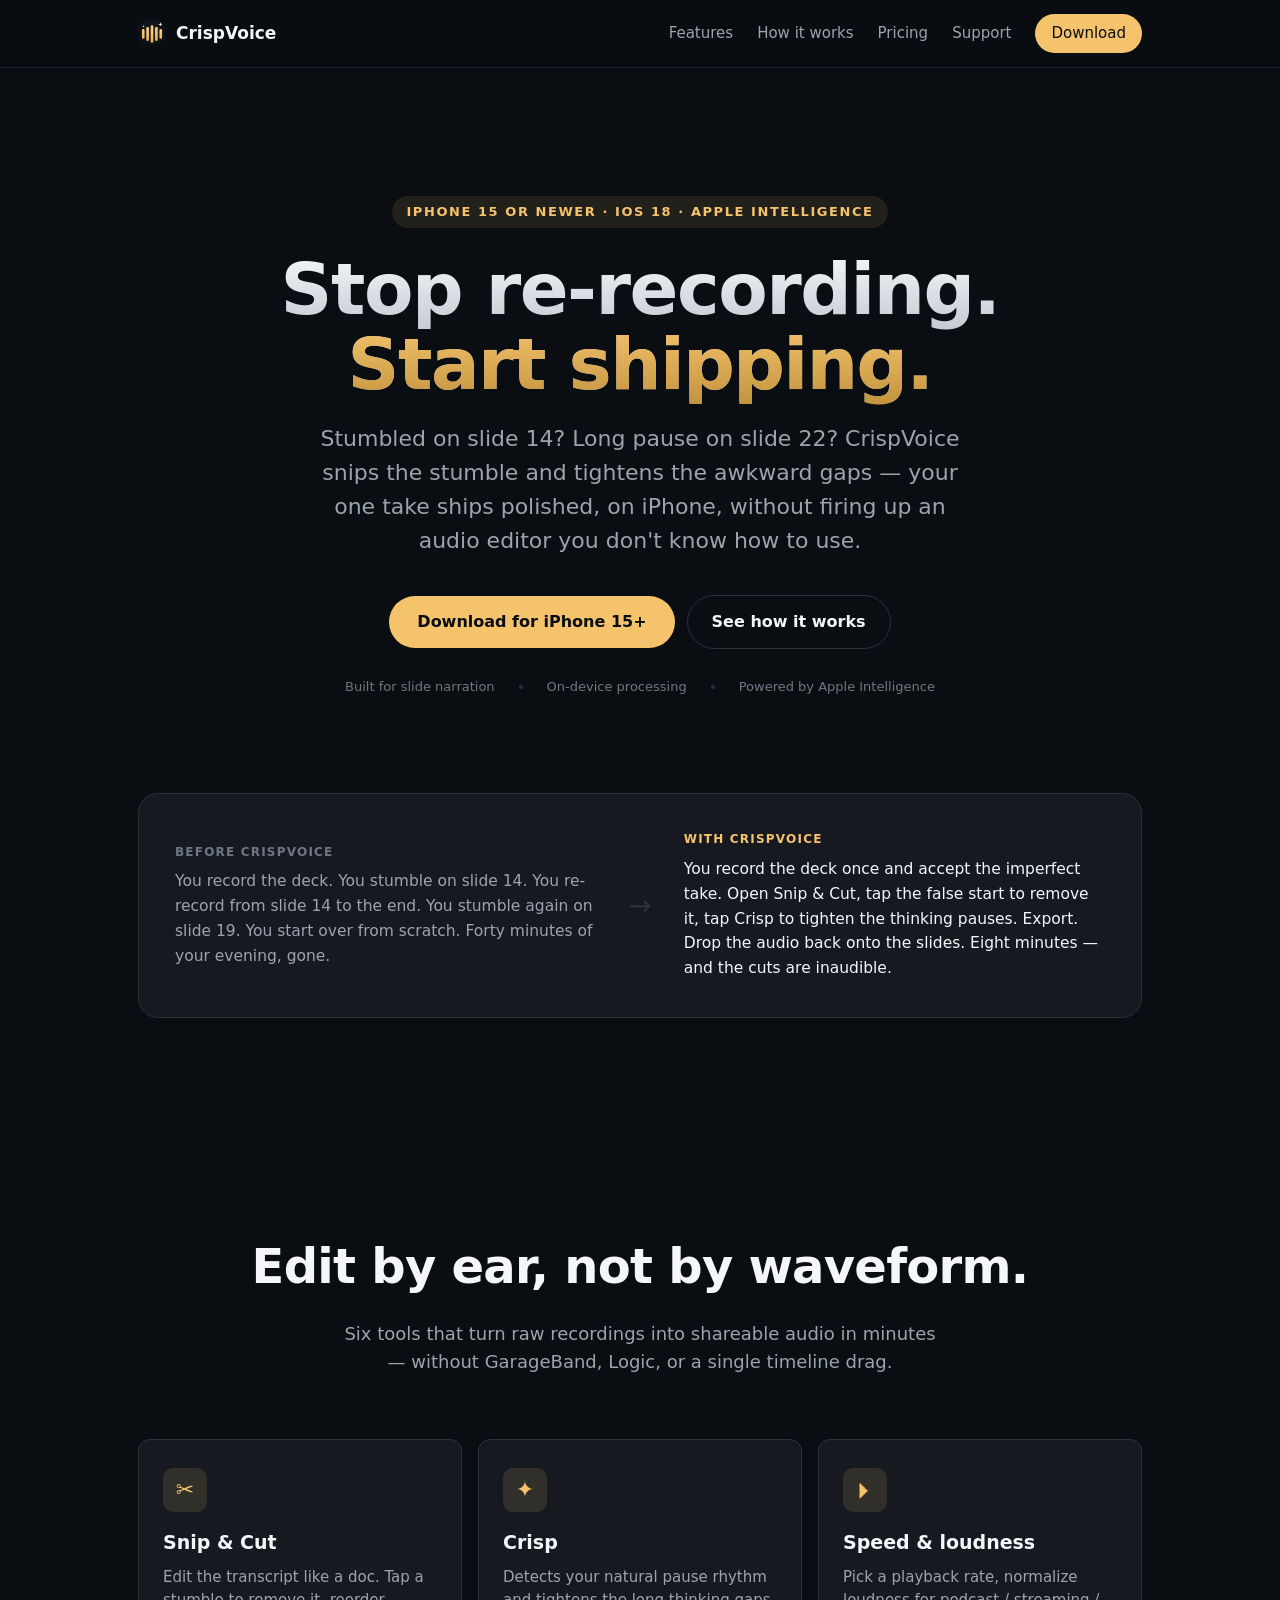
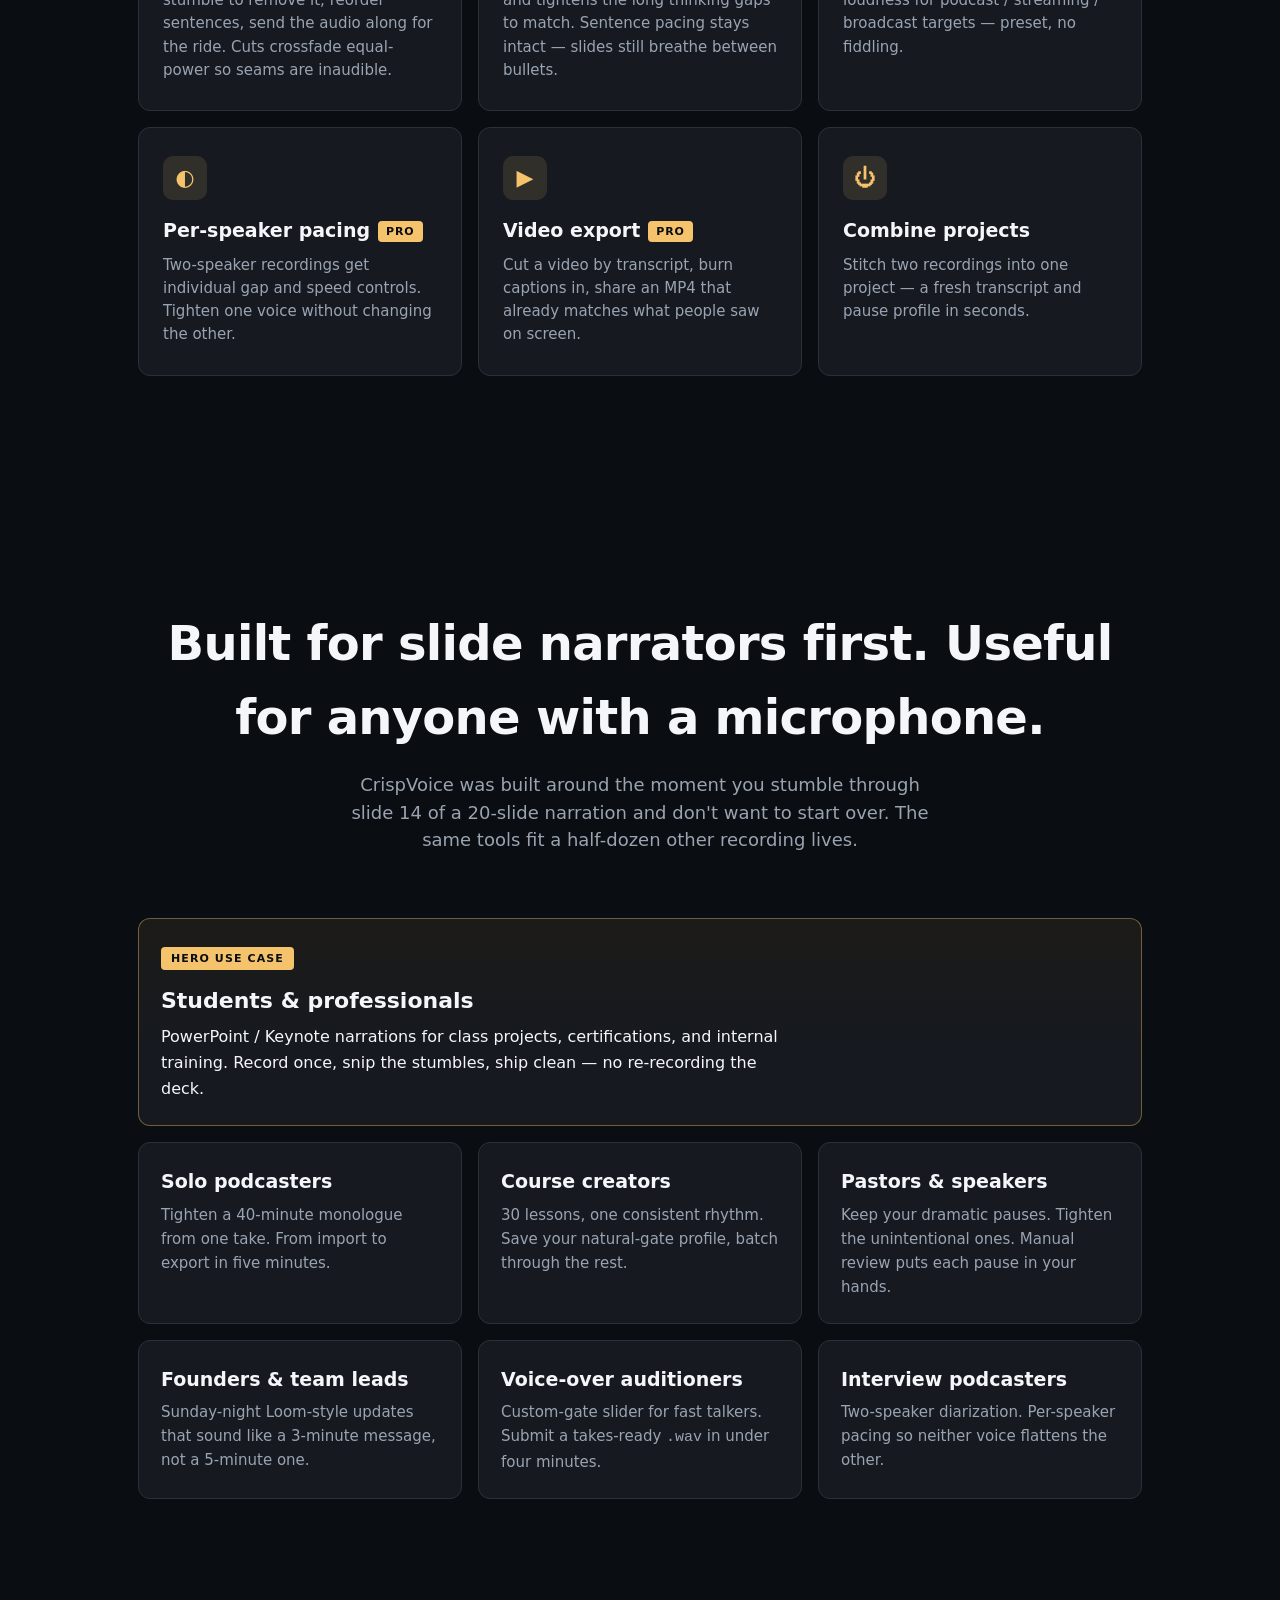
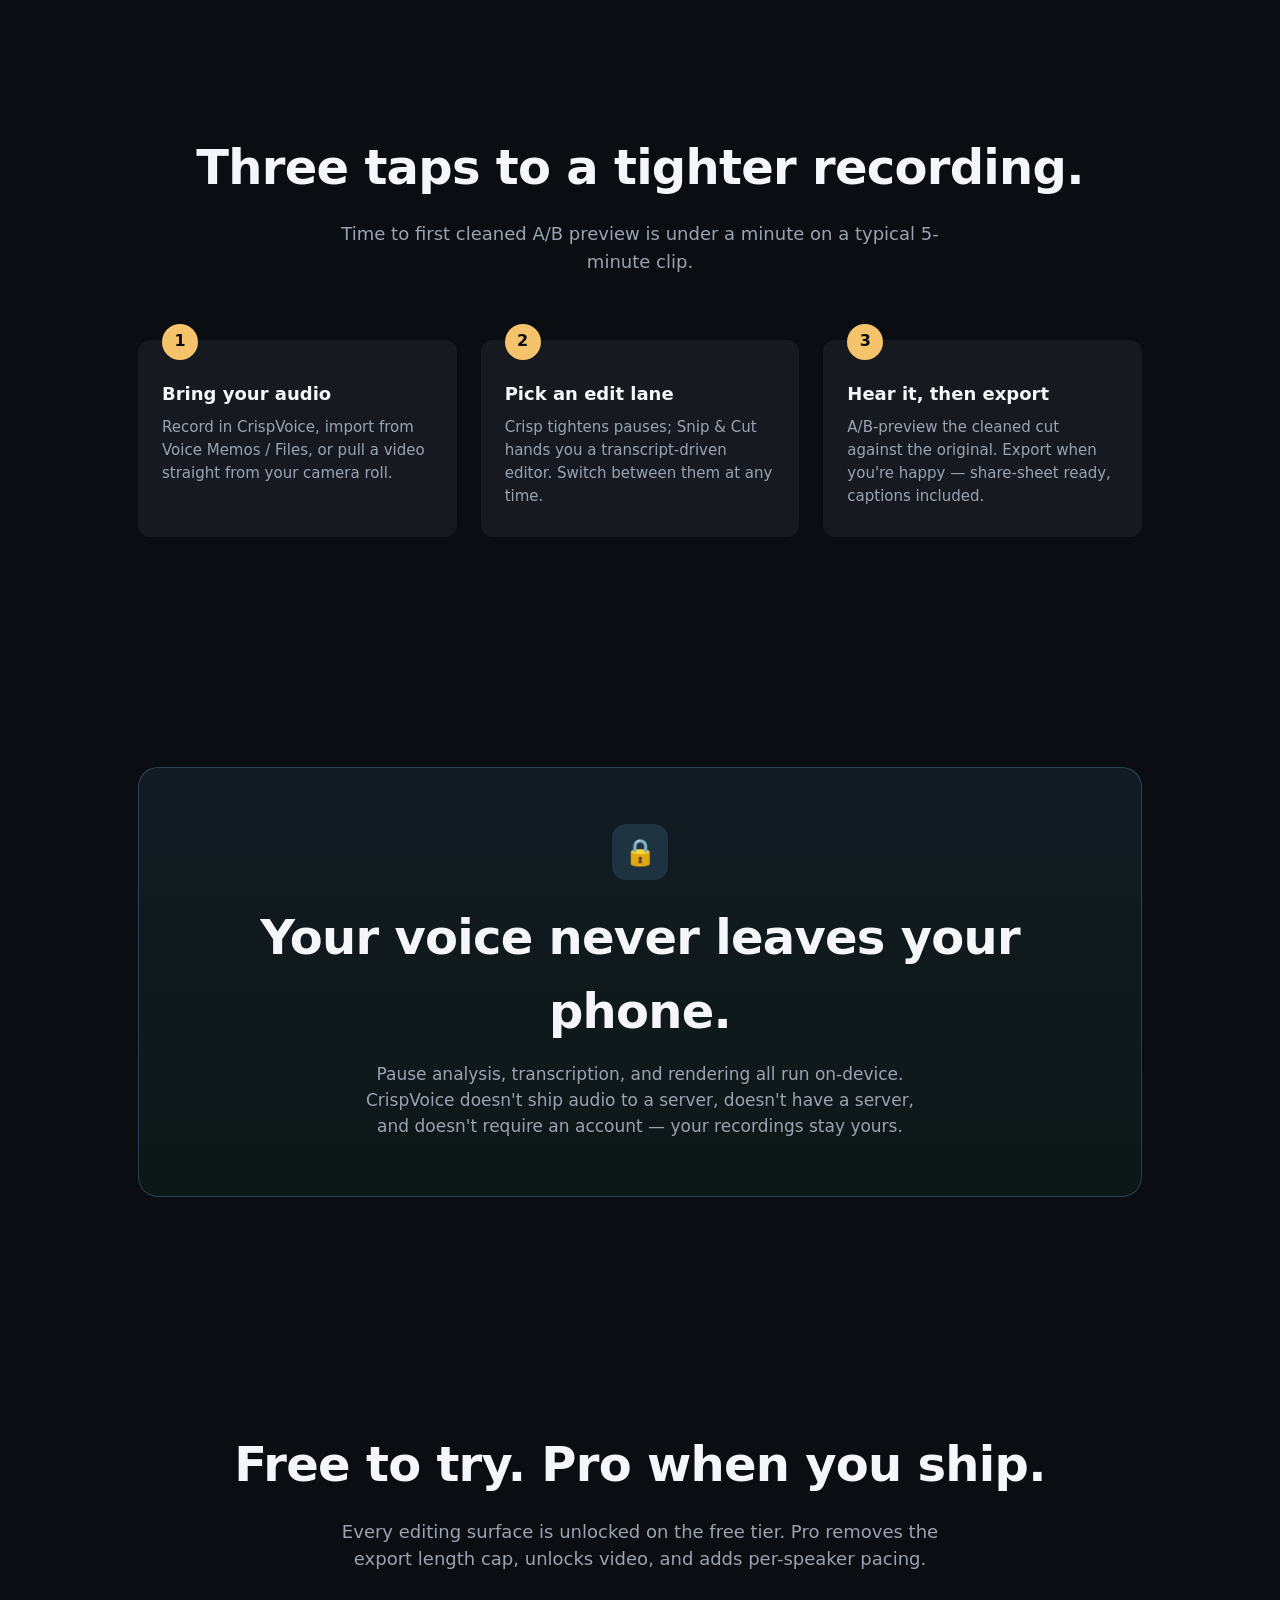
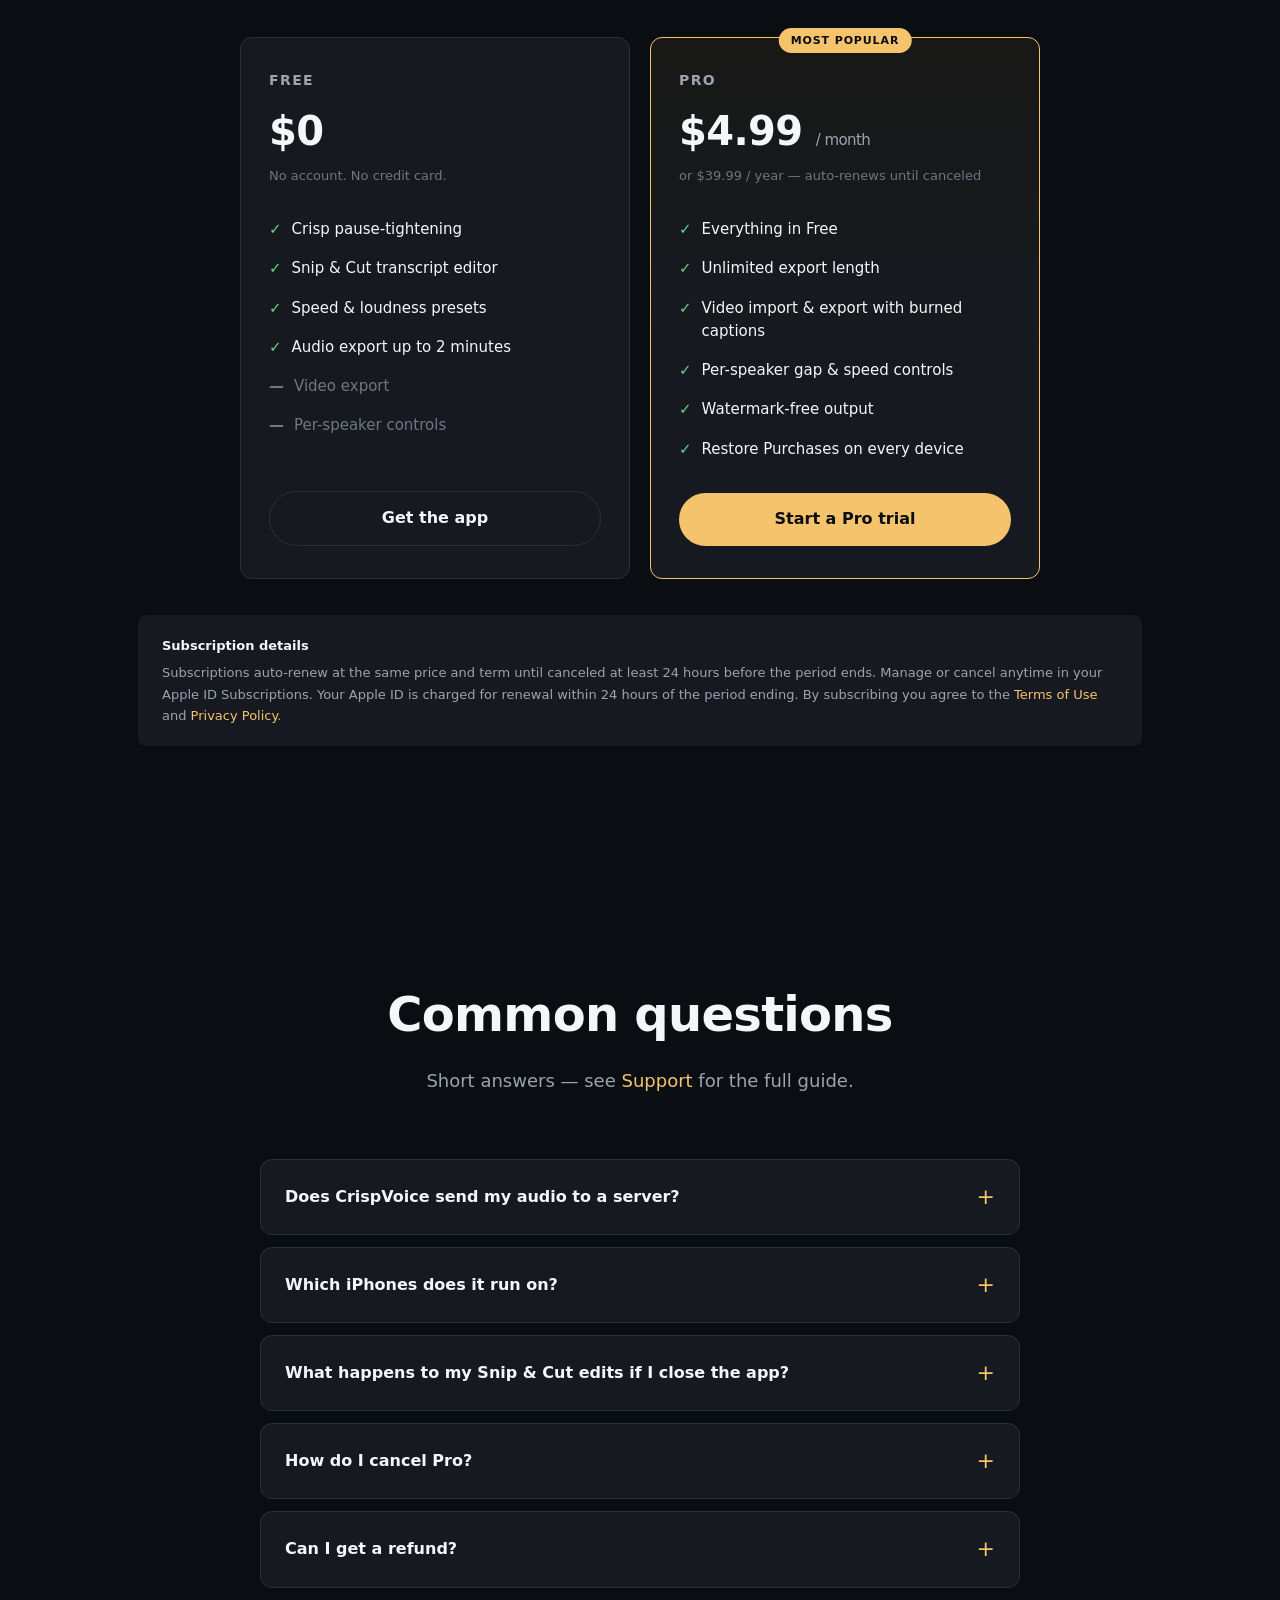
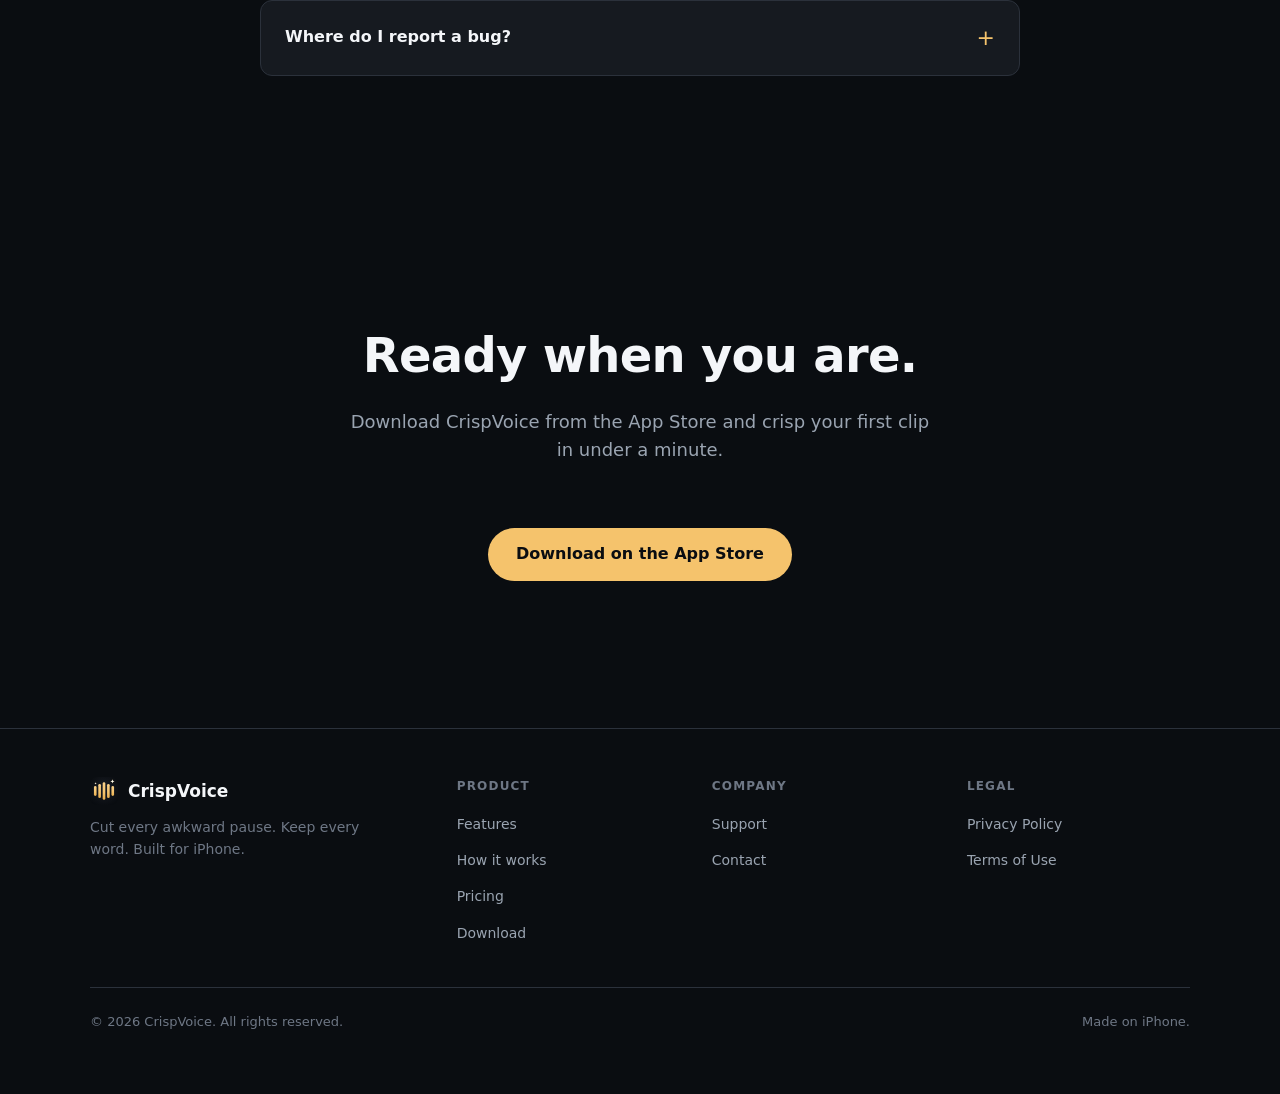
<file: index.html>
<!doctype html>
<html lang="en">
<head>
<meta charset="utf-8" />
<meta name="viewport" content="width=device-width, initial-scale=1, viewport-fit=cover" />
<title>CrispVoice — Stop re-recording your slide narration.</title>
<meta name="description" content="Stumbled on slide 14? Long pause on slide 22? CrispVoice cuts the stumble and tightens the awkward pauses so your one take ships polished — built for students, lecturers, and professionals on iPhone." />
<meta name="theme-color" content="#0A0D11" />
<link rel="canonical" href="https://crispvoice.app/" />
<link rel="icon" type="image/svg+xml" href="/assets/icon.svg" />
<link rel="apple-touch-icon" href="/assets/apple-touch-icon.png" />
<link rel="stylesheet" href="/styles.css" />

<!-- Open Graph / Twitter -->
<meta property="og:type" content="website" />
<meta property="og:url" content="https://crispvoice.app/" />
<meta property="og:title" content="CrispVoice — Stop re-recording your slide narration." />
<meta property="og:description" content="Cut the stumbles. Tighten the awkward pauses. Ship a clean PowerPoint narration from one imperfect take — on iPhone, on-device." />
<meta property="og:image" content="https://crispvoice.app/assets/og-image.png" />
<meta name="twitter:card" content="summary_large_image" />
<meta name="twitter:title" content="CrispVoice — Stop re-recording your slide narration." />
<meta name="twitter:description" content="Cut the stumbles. Tighten the awkward pauses. Ship a clean PowerPoint narration from one imperfect take — on iPhone, on-device." />
<meta name="twitter:image" content="https://crispvoice.app/assets/og-image.png" />

<script type="application/ld+json">
{
  "@context": "https://schema.org",
  "@type": "MobileApplication",
  "name": "CrispVoice",
  "operatingSystem": "iOS 18 or later, iPhone 15 or newer",
  "applicationCategory": "MultimediaApplication",
  "offers": {
    "@type": "Offer",
    "price": "0",
    "priceCurrency": "USD"
  },
  "url": "https://crispvoice.app/"
}
</script>
</head>
<body>

<header class="nav">
  <div class="nav-inner">
    <a href="/" class="brand" aria-label="CrispVoice home">
      <img src="/assets/icon.svg" alt="" />
      <span>CrispVoice</span>
    </a>
    <nav class="nav-links" aria-label="Primary">
      <a href="#features">Features</a>
      <a href="#how">How it works</a>
      <a href="#pricing">Pricing</a>
      <a href="/support.html">Support</a>
      <a href="#download" class="nav-cta">Download</a>
    </nav>
  </div>
</header>

<main>

<section class="hero">
  <span class="eyebrow">iPhone 15 or newer · iOS 18 · Apple Intelligence</span>
  <h1>Stop re-recording.<br /><span class="accent">Start shipping.</span></h1>
  <p class="subhead">Stumbled on slide 14? Long pause on slide 22? CrispVoice snips the stumble and tightens the awkward gaps — your one take ships polished, on iPhone, without firing up an audio editor you don't know how to use.</p>
  <div class="hero-cta">
    <a href="#download" class="btn-primary">Download for iPhone 15+</a>
    <a href="#how" class="btn-secondary">See how it works</a>
  </div>
  <div class="hero-meta">
    <span>Built for slide narration</span>
    <span class="dot"></span>
    <span>On-device processing</span>
    <span class="dot"></span>
    <span>Powered by Apple Intelligence</span>
  </div>
</section>

<section class="hero-story" aria-labelledby="story-h">
  <h2 id="story-h" class="sr-only">The slide-narration workflow</h2>
  <div class="story-card">
    <div class="story-step">
      <div class="story-eyebrow">Before CrispVoice</div>
      <p>You record the deck. You stumble on slide 14. You re-record from slide 14 to the end. You stumble again on slide 19. You start over from scratch. Forty minutes of your evening, gone.</p>
    </div>
    <div class="story-divider" aria-hidden="true">→</div>
    <div class="story-step accent">
      <div class="story-eyebrow">With CrispVoice</div>
      <p>You record the deck once and accept the imperfect take. Open Snip &amp; Cut, tap the false start to remove it, tap Crisp to tighten the thinking pauses. Export. Drop the audio back onto the slides. Eight minutes — and the cuts are inaudible.</p>
    </div>
  </div>
</section>

<section id="features">
  <h2>Edit by ear, not by waveform.</h2>
  <p class="lede">Six tools that turn raw recordings into shareable audio in minutes — without GarageBand, Logic, or a single timeline drag.</p>
  <div class="features">
    <div class="feature">
      <div class="icon" aria-hidden="true">✂︎</div>
      <h3>Snip &amp; Cut</h3>
      <p>Edit the transcript like a doc. Tap a stumble to remove it, reorder sentences, send the audio along for the ride. Cuts crossfade equal-power so seams are inaudible.</p>
    </div>
    <div class="feature">
      <div class="icon" aria-hidden="true">✦</div>
      <h3>Crisp</h3>
      <p>Detects your natural pause rhythm and tightens the long thinking gaps to match. Sentence pacing stays intact — slides still breathe between bullets.</p>
    </div>
    <div class="feature">
      <div class="icon" aria-hidden="true">⏵</div>
      <h3>Speed &amp; loudness</h3>
      <p>Pick a playback rate, normalize loudness for podcast / streaming / broadcast targets — preset, no fiddling.</p>
    </div>
    <div class="feature">
      <div class="icon" aria-hidden="true">◐</div>
      <h3>Per-speaker pacing<span class="pill">Pro</span></h3>
      <p>Two-speaker recordings get individual gap and speed controls. Tighten one voice without changing the other.</p>
    </div>
    <div class="feature">
      <div class="icon" aria-hidden="true">▶</div>
      <h3>Video export<span class="pill">Pro</span></h3>
      <p>Cut a video by transcript, burn captions in, share an MP4 that already matches what people saw on screen.</p>
    </div>
    <div class="feature">
      <div class="icon" aria-hidden="true">⏻</div>
      <h3>Combine projects</h3>
      <p>Stitch two recordings into one project — a fresh transcript and pause profile in seconds.</p>
    </div>
  </div>
</section>

<section id="who" aria-labelledby="who-h">
  <h2 id="who-h">Built for slide narrators first. Useful for anyone with a microphone.</h2>
  <p class="lede">CrispVoice was built around the moment you stumble through slide 14 of a 20-slide narration and don't want to start over. The same tools fit a half-dozen other recording lives.</p>
  <ul class="personas">
    <li class="persona featured">
      <div class="persona-eyebrow">Hero use case</div>
      <h3>Students &amp; professionals</h3>
      <p>PowerPoint / Keynote narrations for class projects, certifications, and internal training. Record once, snip the stumbles, ship clean — no re-recording the deck.</p>
    </li>
    <li class="persona">
      <h3>Solo podcasters</h3>
      <p>Tighten a 40-minute monologue from one take. From import to export in five minutes.</p>
    </li>
    <li class="persona">
      <h3>Course creators</h3>
      <p>30 lessons, one consistent rhythm. Save your natural-gate profile, batch through the rest.</p>
    </li>
    <li class="persona">
      <h3>Pastors &amp; speakers</h3>
      <p>Keep your dramatic pauses. Tighten the unintentional ones. Manual review puts each pause in your hands.</p>
    </li>
    <li class="persona">
      <h3>Founders &amp; team leads</h3>
      <p>Sunday-night Loom-style updates that sound like a 3-minute message, not a 5-minute one.</p>
    </li>
    <li class="persona">
      <h3>Voice-over auditioners</h3>
      <p>Custom-gate slider for fast talkers. Submit a takes-ready <code>.wav</code> in under four minutes.</p>
    </li>
    <li class="persona">
      <h3>Interview podcasters</h3>
      <p>Two-speaker diarization. Per-speaker pacing so neither voice flattens the other.</p>
    </li>
  </ul>
</section>

<section id="how">
  <h2>Three taps to a tighter recording.</h2>
  <p class="lede">Time to first cleaned A/B preview is under a minute on a typical 5-minute clip.</p>
  <div class="steps">
    <div class="step">
      <h3>Bring your audio</h3>
      <p>Record in CrispVoice, import from Voice Memos / Files, or pull a video straight from your camera roll.</p>
    </div>
    <div class="step">
      <h3>Pick an edit lane</h3>
      <p>Crisp tightens pauses; Snip &amp; Cut hands you a transcript-driven editor. Switch between them at any time.</p>
    </div>
    <div class="step">
      <h3>Hear it, then export</h3>
      <p>A/B-preview the cleaned cut against the original. Export when you're happy — share-sheet ready, captions included.</p>
    </div>
  </div>
</section>

<section>
  <div class="privacy-card">
    <div class="icon" aria-hidden="true">🔒</div>
    <h2>Your voice never leaves your phone.</h2>
    <p>Pause analysis, transcription, and rendering all run on-device. CrispVoice doesn't ship audio to a server, doesn't have a server, and doesn't require an account — your recordings stay yours.</p>
  </div>
</section>

<section id="pricing">
  <h2>Free to try. Pro when you ship.</h2>
  <p class="lede">Every editing surface is unlocked on the free tier. Pro removes the export length cap, unlocks video, and adds per-speaker pacing.</p>
  <div class="pricing">
    <div class="plan">
      <h3>Free</h3>
      <div class="price">$0</div>
      <p class="price-note">No account. No credit card.</p>
      <ul>
        <li>Crisp pause-tightening</li>
        <li>Snip &amp; Cut transcript editor</li>
        <li>Speed &amp; loudness presets</li>
        <li>Audio export up to 2 minutes</li>
        <li class="muted">Video export</li>
        <li class="muted">Per-speaker controls</li>
      </ul>
      <a href="#download" class="btn-secondary">Get the app</a>
    </div>
    <div class="plan featured">
      <h3>Pro</h3>
      <div class="price">$4.99 <small>/ month</small></div>
      <p class="price-note">or $39.99 / year — auto-renews until canceled</p>
      <ul>
        <li>Everything in Free</li>
        <li>Unlimited export length</li>
        <li>Video import &amp; export with burned captions</li>
        <li>Per-speaker gap &amp; speed controls</li>
        <li>Watermark-free output</li>
        <li>Restore Purchases on every device</li>
      </ul>
      <a href="#download" class="btn-primary">Start a Pro trial</a>
    </div>
  </div>
  <div class="subscription-terms">
    <strong>Subscription details</strong>
    Subscriptions auto-renew at the same price and term until canceled at least 24 hours before the period ends. Manage or cancel anytime in your Apple ID Subscriptions. Your Apple ID is charged for renewal within 24 hours of the period ending. By subscribing you agree to the
    <a href="/terms.html">Terms of Use</a> and
    <a href="/privacy.html">Privacy Policy</a>.
  </div>
</section>

<section>
  <h2>Common questions</h2>
  <p class="lede">Short answers — see <a href="/support.html">Support</a> for the full guide.</p>
  <div class="faq">
    <details>
      <summary>Does CrispVoice send my audio to a server?</summary>
      <div class="answer"><p>No. Recording, pause analysis, transcription, and rendering all run on your iPhone. CrispVoice has no backend.</p></div>
    </details>
    <details>
      <summary>Which iPhones does it run on?</summary>
      <div class="answer"><p>iPhone 15 or newer running iOS 18 or later. CrispVoice depends on Apple Intelligence's on-device Speech Analyzer for accurate transcription, which is only available on the A17 Pro and later silicon — that's iPhone 15 and the entire iPhone 16 / 17 line. Older iPhones aren't supported.</p></div>
    </details>
    <details>
      <summary>What happens to my Snip &amp; Cut edits if I close the app?</summary>
      <div class="answer"><p>Every edit is auto-saved to a draft on the project. Reopening the project drops you back exactly where you left off.</p></div>
    </details>
    <details>
      <summary>How do I cancel Pro?</summary>
      <div class="answer"><p>Open <strong>Settings → [your name] → Subscriptions → CrispVoice → Cancel</strong>. Cancellation takes effect at the end of the current period; you keep Pro until then.</p></div>
    </details>
    <details>
      <summary>Can I get a refund?</summary>
      <div class="answer"><p>Refunds are handled by Apple. Visit <a href="https://reportaproblem.apple.com" rel="noopener">reportaproblem.apple.com</a> within Apple's refund window and select the CrispVoice purchase.</p></div>
    </details>
    <details>
      <summary>Where do I report a bug?</summary>
      <div class="answer"><p>Email <a href="mailto:support@crispvoice.app">support@crispvoice.app</a>. Include your iPhone model, iOS version, and a short description — we usually reply within one business day.</p></div>
    </details>
  </div>
</section>

<section id="download">
  <h2>Ready when you are.</h2>
  <p class="lede">Download CrispVoice from the App Store and crisp your first clip in under a minute.</p>
  <div style="text-align: center;">
    <a href="https://apps.apple.com/app/crispvoice/id0000000000" class="btn-primary" rel="noopener">
      Download on the App Store
    </a>
  </div>
</section>

</main>

<footer>
  <div class="footer-inner">
    <div class="footer-brand">
      <a href="/" class="brand">
        <img src="/assets/icon.svg" alt="" />
        <span>CrispVoice</span>
      </a>
      <p>Cut every awkward pause. Keep every word. Built for iPhone.</p>
    </div>
    <div class="footer-col">
      <h4>Product</h4>
      <ul>
        <li><a href="#features">Features</a></li>
        <li><a href="#how">How it works</a></li>
        <li><a href="#pricing">Pricing</a></li>
        <li><a href="#download">Download</a></li>
      </ul>
    </div>
    <div class="footer-col">
      <h4>Company</h4>
      <ul>
        <li><a href="/support.html">Support</a></li>
        <li><a href="mailto:support@crispvoice.app">Contact</a></li>
      </ul>
    </div>
    <div class="footer-col">
      <h4>Legal</h4>
      <ul>
        <li><a href="/privacy.html">Privacy Policy</a></li>
        <li><a href="/terms.html">Terms of Use</a></li>
      </ul>
    </div>
  </div>
  <div class="legal">
    <span>&copy; <span id="y">2026</span> CrispVoice. All rights reserved.</span>
    <span>Made on iPhone.</span>
  </div>
</footer>

<script>document.getElementById('y').textContent = new Date().getFullYear();</script>

</body>
</html>
</file>
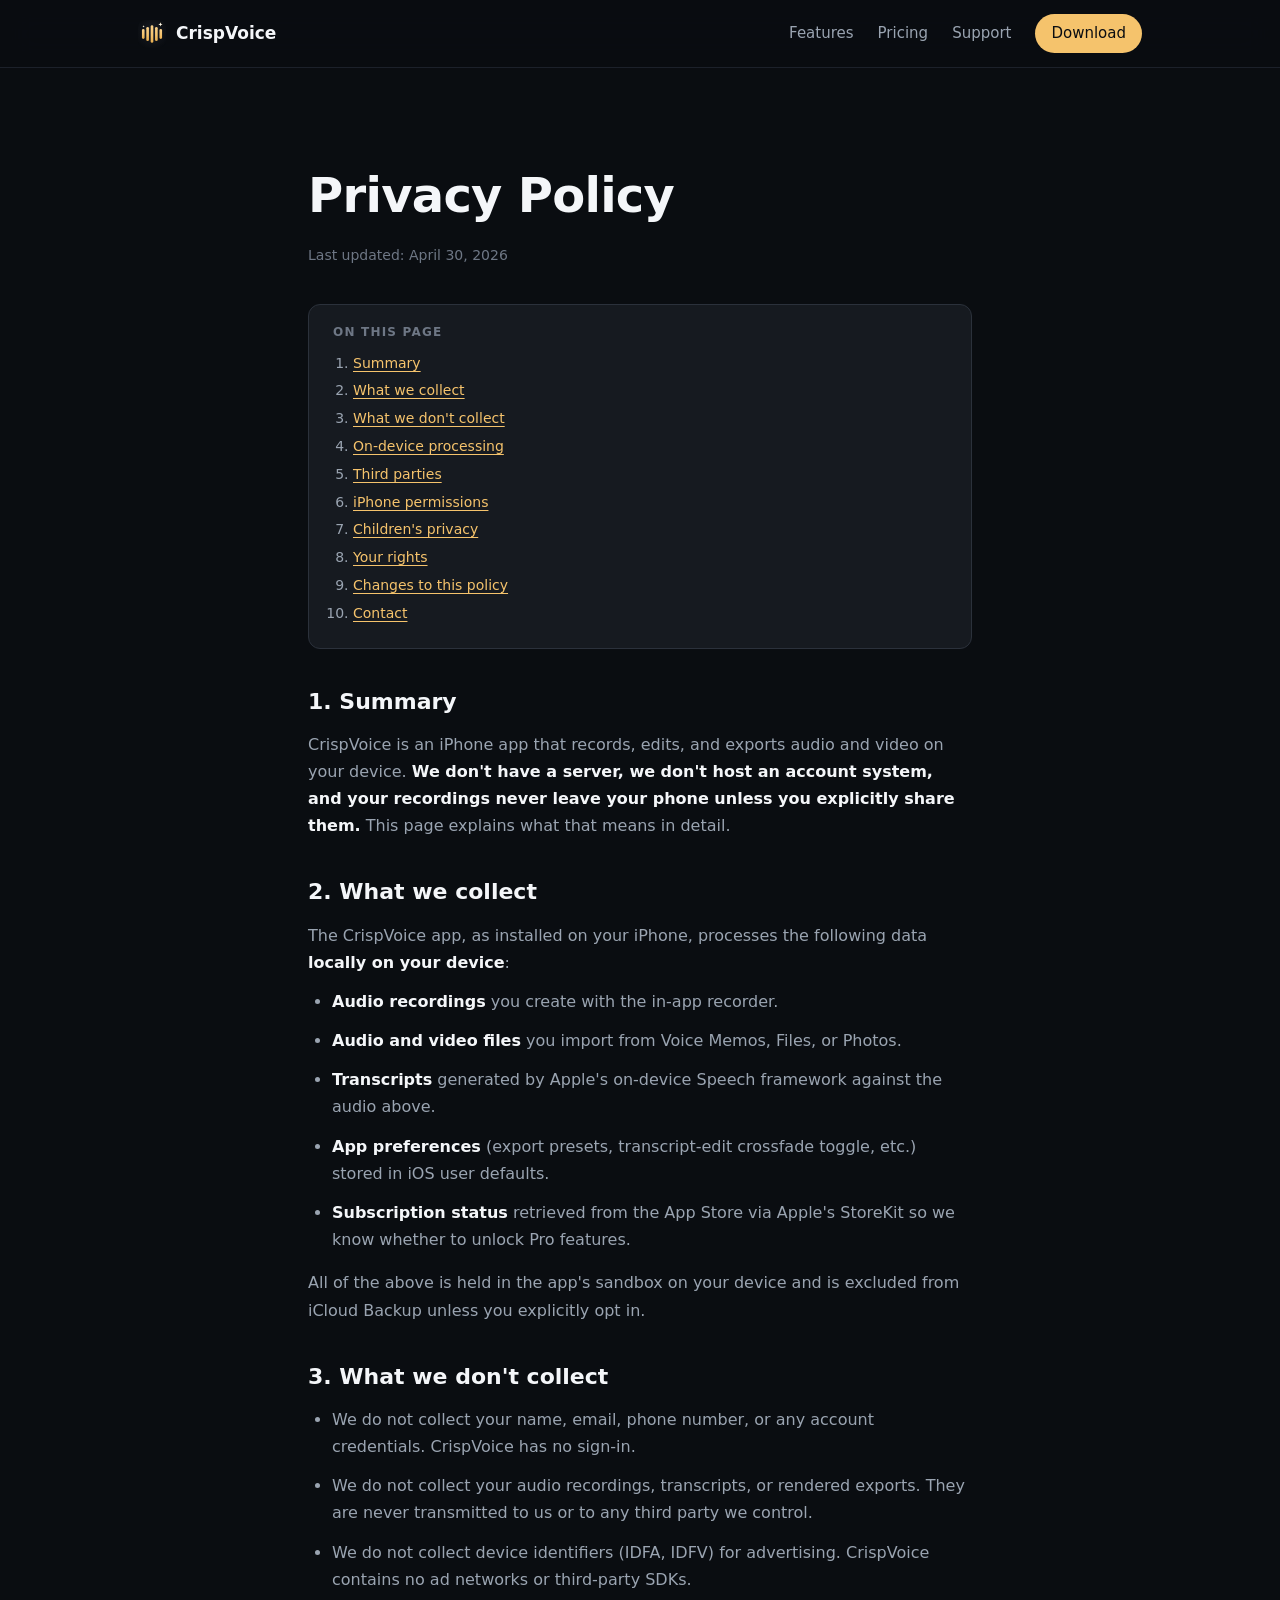
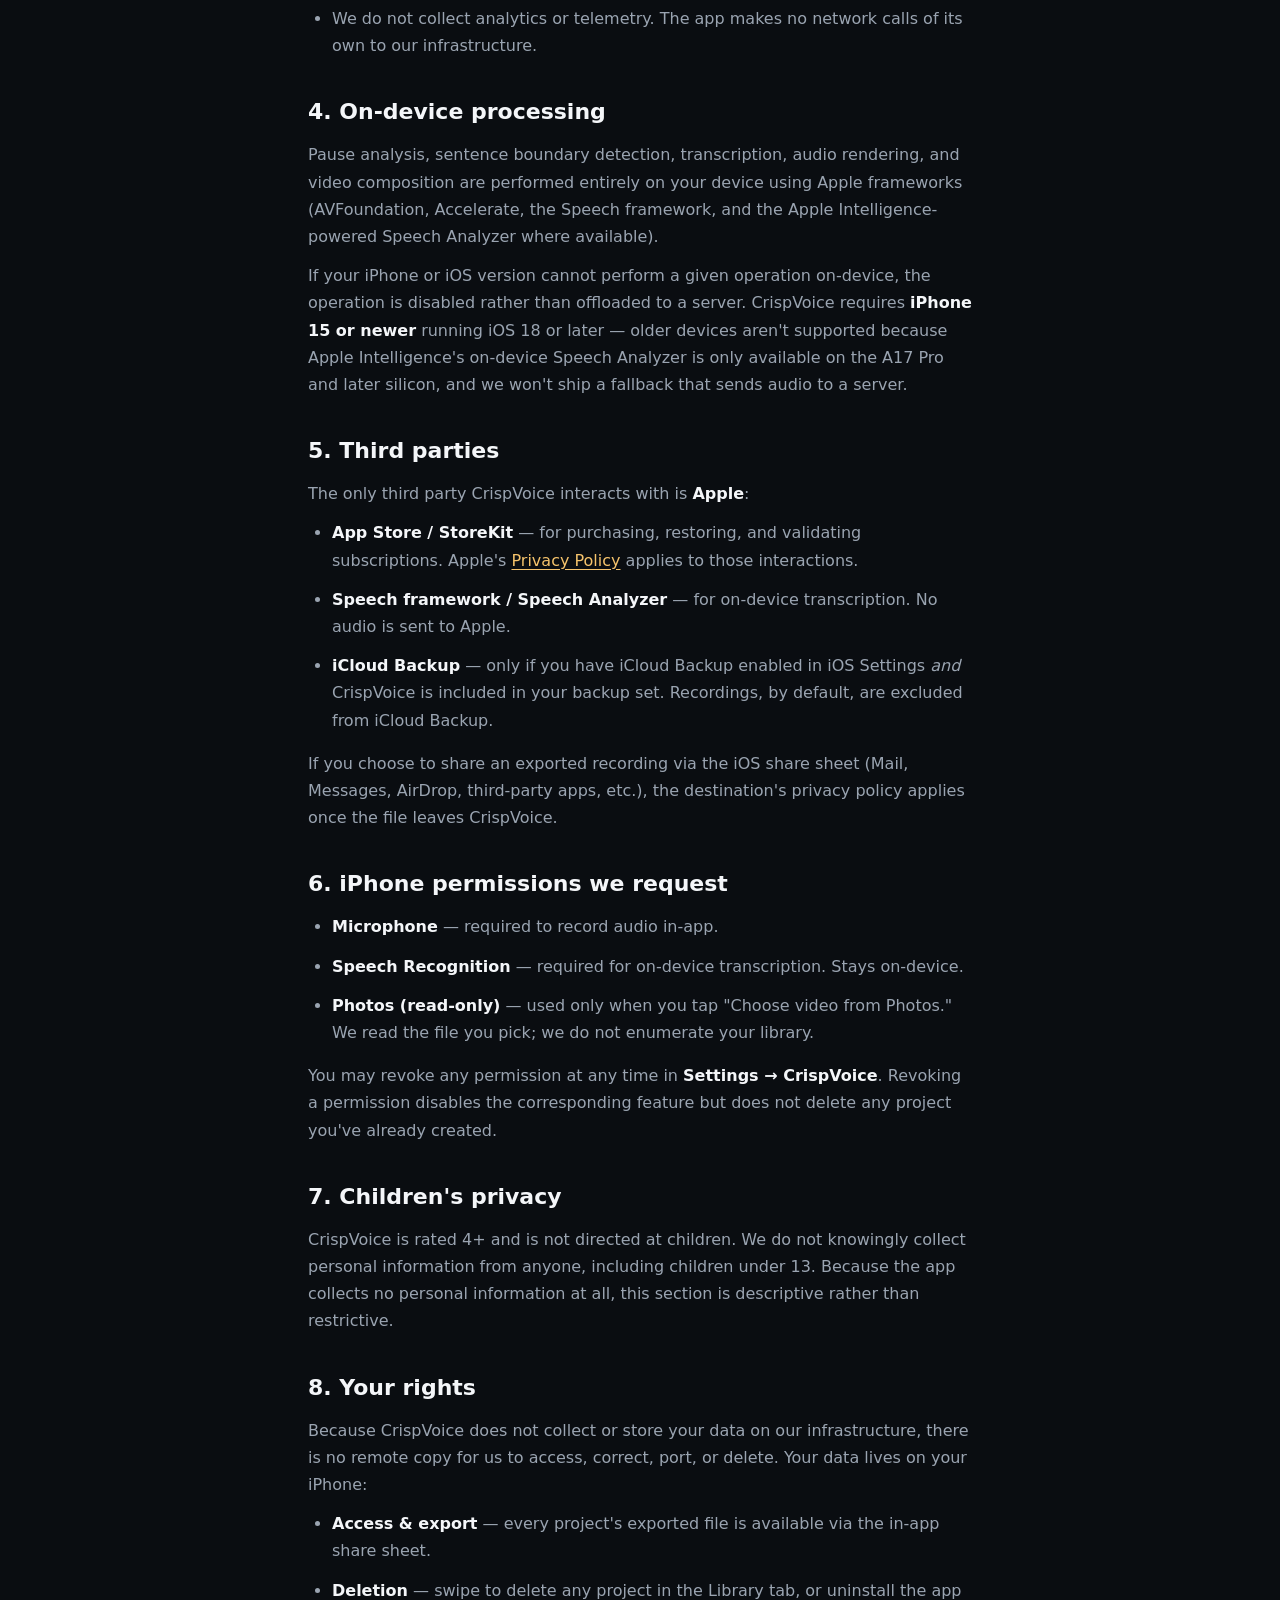
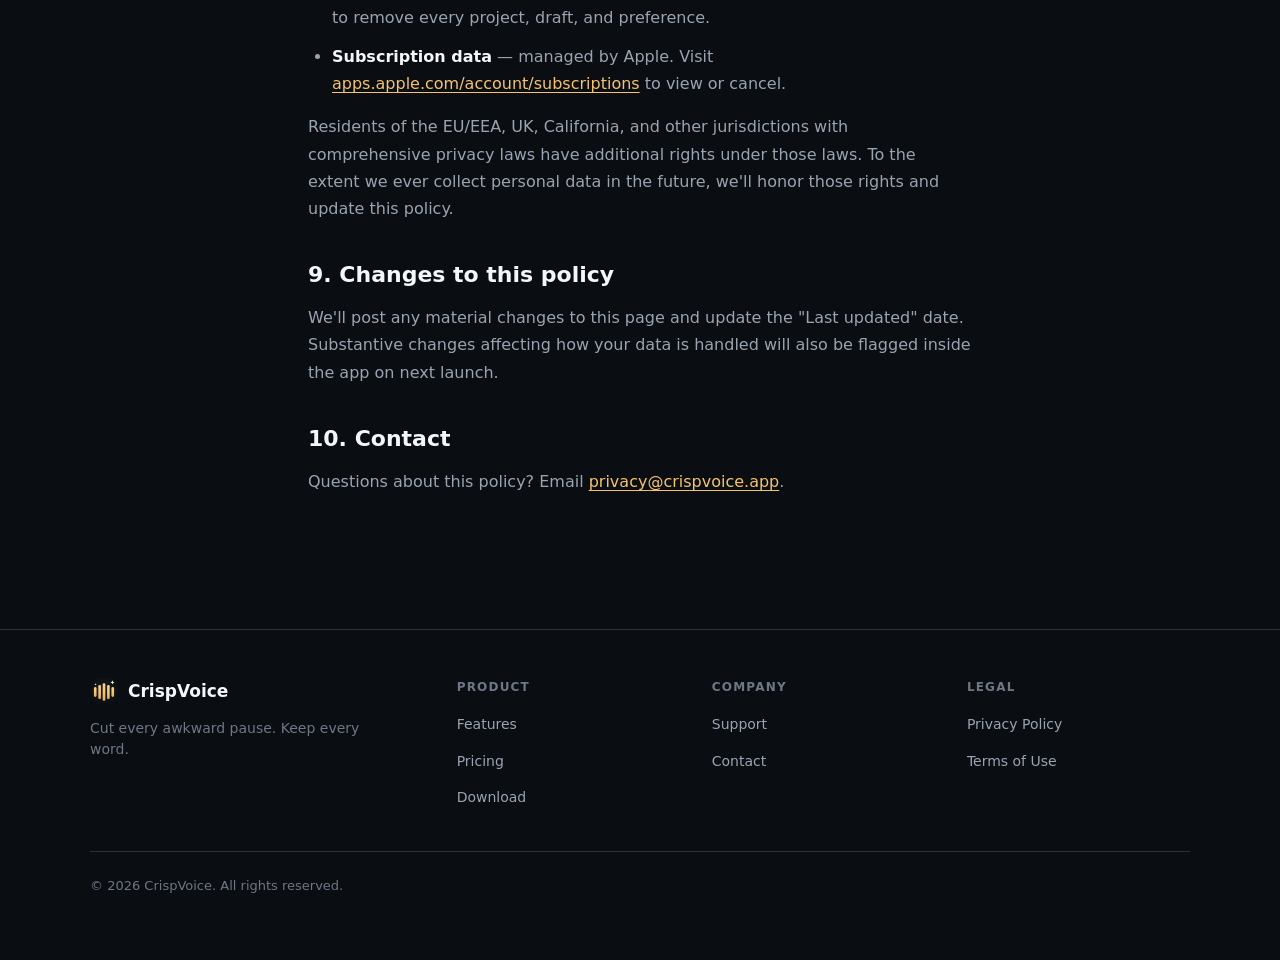
<file: privacy.html>
<!doctype html>
<html lang="en">
<head>
<meta charset="utf-8" />
<meta name="viewport" content="width=device-width, initial-scale=1, viewport-fit=cover" />
<title>Privacy Policy — CrispVoice</title>
<meta name="description" content="How CrispVoice handles your audio, video, and account data." />
<meta name="theme-color" content="#0A0D11" />
<link rel="canonical" href="https://crispvoice.app/privacy.html" />
<link rel="icon" type="image/svg+xml" href="/assets/icon.svg" />
<link rel="apple-touch-icon" href="/assets/apple-touch-icon.png" />
<link rel="stylesheet" href="/styles.css" />
<meta name="robots" content="index, follow" />
</head>
<body>

<header class="nav">
  <div class="nav-inner">
    <a href="/" class="brand" aria-label="CrispVoice home">
      <img src="/assets/icon.svg" alt="" />
      <span>CrispVoice</span>
    </a>
    <nav class="nav-links" aria-label="Primary">
      <a href="/#features">Features</a>
      <a href="/#pricing">Pricing</a>
      <a href="/support.html">Support</a>
      <a href="/#download" class="nav-cta">Download</a>
    </nav>
  </div>
</header>

<main>
<article class="doc">
  <h1>Privacy Policy</h1>
  <p class="updated">Last updated: April 30, 2026</p>

  <div class="doc-toc">
    <h4>On this page</h4>
    <ol>
      <li><a href="#summary">Summary</a></li>
      <li><a href="#what-we-collect">What we collect</a></li>
      <li><a href="#what-we-dont">What we don't collect</a></li>
      <li><a href="#on-device">On-device processing</a></li>
      <li><a href="#third-parties">Third parties</a></li>
      <li><a href="#permissions">iPhone permissions</a></li>
      <li><a href="#children">Children's privacy</a></li>
      <li><a href="#rights">Your rights</a></li>
      <li><a href="#changes">Changes to this policy</a></li>
      <li><a href="#contact">Contact</a></li>
    </ol>
  </div>

  <h2 id="summary">1. Summary</h2>
  <p>CrispVoice is an iPhone app that records, edits, and exports audio and video on your device. <strong>We don't have a server, we don't host an account system, and your recordings never leave your phone unless you explicitly share them.</strong> This page explains what that means in detail.</p>

  <h2 id="what-we-collect">2. What we collect</h2>
  <p>The CrispVoice app, as installed on your iPhone, processes the following data <strong>locally on your device</strong>:</p>
  <ul>
    <li><strong>Audio recordings</strong> you create with the in-app recorder.</li>
    <li><strong>Audio and video files</strong> you import from Voice Memos, Files, or Photos.</li>
    <li><strong>Transcripts</strong> generated by Apple's on-device Speech framework against the audio above.</li>
    <li><strong>App preferences</strong> (export presets, transcript-edit crossfade toggle, etc.) stored in iOS user defaults.</li>
    <li><strong>Subscription status</strong> retrieved from the App Store via Apple's StoreKit so we know whether to unlock Pro features.</li>
  </ul>
  <p>All of the above is held in the app's sandbox on your device and is excluded from iCloud Backup unless you explicitly opt in.</p>

  <h2 id="what-we-dont">3. What we don't collect</h2>
  <ul>
    <li>We do not collect your name, email, phone number, or any account credentials. CrispVoice has no sign-in.</li>
    <li>We do not collect your audio recordings, transcripts, or rendered exports. They are never transmitted to us or to any third party we control.</li>
    <li>We do not collect device identifiers (IDFA, IDFV) for advertising. CrispVoice contains no ad networks or third-party SDKs.</li>
    <li>We do not collect analytics or telemetry. The app makes no network calls of its own to our infrastructure.</li>
  </ul>

  <h2 id="on-device">4. On-device processing</h2>
  <p>Pause analysis, sentence boundary detection, transcription, audio rendering, and video composition are performed entirely on your device using Apple frameworks (AVFoundation, Accelerate, the Speech framework, and the Apple Intelligence-powered Speech Analyzer where available).</p>
  <p>If your iPhone or iOS version cannot perform a given operation on-device, the operation is disabled rather than offloaded to a server. CrispVoice requires <strong>iPhone 15 or newer</strong> running iOS 18 or later — older devices aren't supported because Apple Intelligence's on-device Speech Analyzer is only available on the A17 Pro and later silicon, and we won't ship a fallback that sends audio to a server.</p>

  <h2 id="third-parties">5. Third parties</h2>
  <p>The only third party CrispVoice interacts with is <strong>Apple</strong>:</p>
  <ul>
    <li><strong>App Store / StoreKit</strong> — for purchasing, restoring, and validating subscriptions. Apple's <a href="https://www.apple.com/legal/privacy/" rel="noopener">Privacy Policy</a> applies to those interactions.</li>
    <li><strong>Speech framework / Speech Analyzer</strong> — for on-device transcription. No audio is sent to Apple.</li>
    <li><strong>iCloud Backup</strong> — only if you have iCloud Backup enabled in iOS Settings <em>and</em> CrispVoice is included in your backup set. Recordings, by default, are excluded from iCloud Backup.</li>
  </ul>
  <p>If you choose to share an exported recording via the iOS share sheet (Mail, Messages, AirDrop, third-party apps, etc.), the destination's privacy policy applies once the file leaves CrispVoice.</p>

  <h2 id="permissions">6. iPhone permissions we request</h2>
  <ul>
    <li><strong>Microphone</strong> — required to record audio in-app.</li>
    <li><strong>Speech Recognition</strong> — required for on-device transcription. Stays on-device.</li>
    <li><strong>Photos (read-only)</strong> — used only when you tap "Choose video from Photos." We read the file you pick; we do not enumerate your library.</li>
  </ul>
  <p>You may revoke any permission at any time in <strong>Settings → CrispVoice</strong>. Revoking a permission disables the corresponding feature but does not delete any project you've already created.</p>

  <h2 id="children">7. Children's privacy</h2>
  <p>CrispVoice is rated 4+ and is not directed at children. We do not knowingly collect personal information from anyone, including children under 13. Because the app collects no personal information at all, this section is descriptive rather than restrictive.</p>

  <h2 id="rights">8. Your rights</h2>
  <p>Because CrispVoice does not collect or store your data on our infrastructure, there is no remote copy for us to access, correct, port, or delete. Your data lives on your iPhone:</p>
  <ul>
    <li><strong>Access &amp; export</strong> — every project's exported file is available via the in-app share sheet.</li>
    <li><strong>Deletion</strong> — swipe to delete any project in the Library tab, or uninstall the app to remove every project, draft, and preference.</li>
    <li><strong>Subscription data</strong> — managed by Apple. Visit <a href="https://apps.apple.com/account/subscriptions" rel="noopener">apps.apple.com/account/subscriptions</a> to view or cancel.</li>
  </ul>
  <p>Residents of the EU/EEA, UK, California, and other jurisdictions with comprehensive privacy laws have additional rights under those laws. To the extent we ever collect personal data in the future, we'll honor those rights and update this policy.</p>

  <h2 id="changes">9. Changes to this policy</h2>
  <p>We'll post any material changes to this page and update the "Last updated" date. Substantive changes affecting how your data is handled will also be flagged inside the app on next launch.</p>

  <h2 id="contact">10. Contact</h2>
  <p>Questions about this policy? Email <a href="mailto:privacy@crispvoice.app">privacy@crispvoice.app</a>.</p>
</article>
</main>

<footer>
  <div class="footer-inner">
    <div class="footer-brand">
      <a href="/" class="brand">
        <img src="/assets/icon.svg" alt="" />
        <span>CrispVoice</span>
      </a>
      <p>Cut every awkward pause. Keep every word.</p>
    </div>
    <div class="footer-col">
      <h4>Product</h4>
      <ul>
        <li><a href="/#features">Features</a></li>
        <li><a href="/#pricing">Pricing</a></li>
        <li><a href="/#download">Download</a></li>
      </ul>
    </div>
    <div class="footer-col">
      <h4>Company</h4>
      <ul>
        <li><a href="/support.html">Support</a></li>
        <li><a href="mailto:support@crispvoice.app">Contact</a></li>
      </ul>
    </div>
    <div class="footer-col">
      <h4>Legal</h4>
      <ul>
        <li><a href="/privacy.html">Privacy Policy</a></li>
        <li><a href="/terms.html">Terms of Use</a></li>
      </ul>
    </div>
  </div>
  <div class="legal">
    <span>&copy; <span id="y">2026</span> CrispVoice. All rights reserved.</span>
  </div>
</footer>

<script>document.getElementById('y').textContent = new Date().getFullYear();</script>

</body>
</html>
</file>
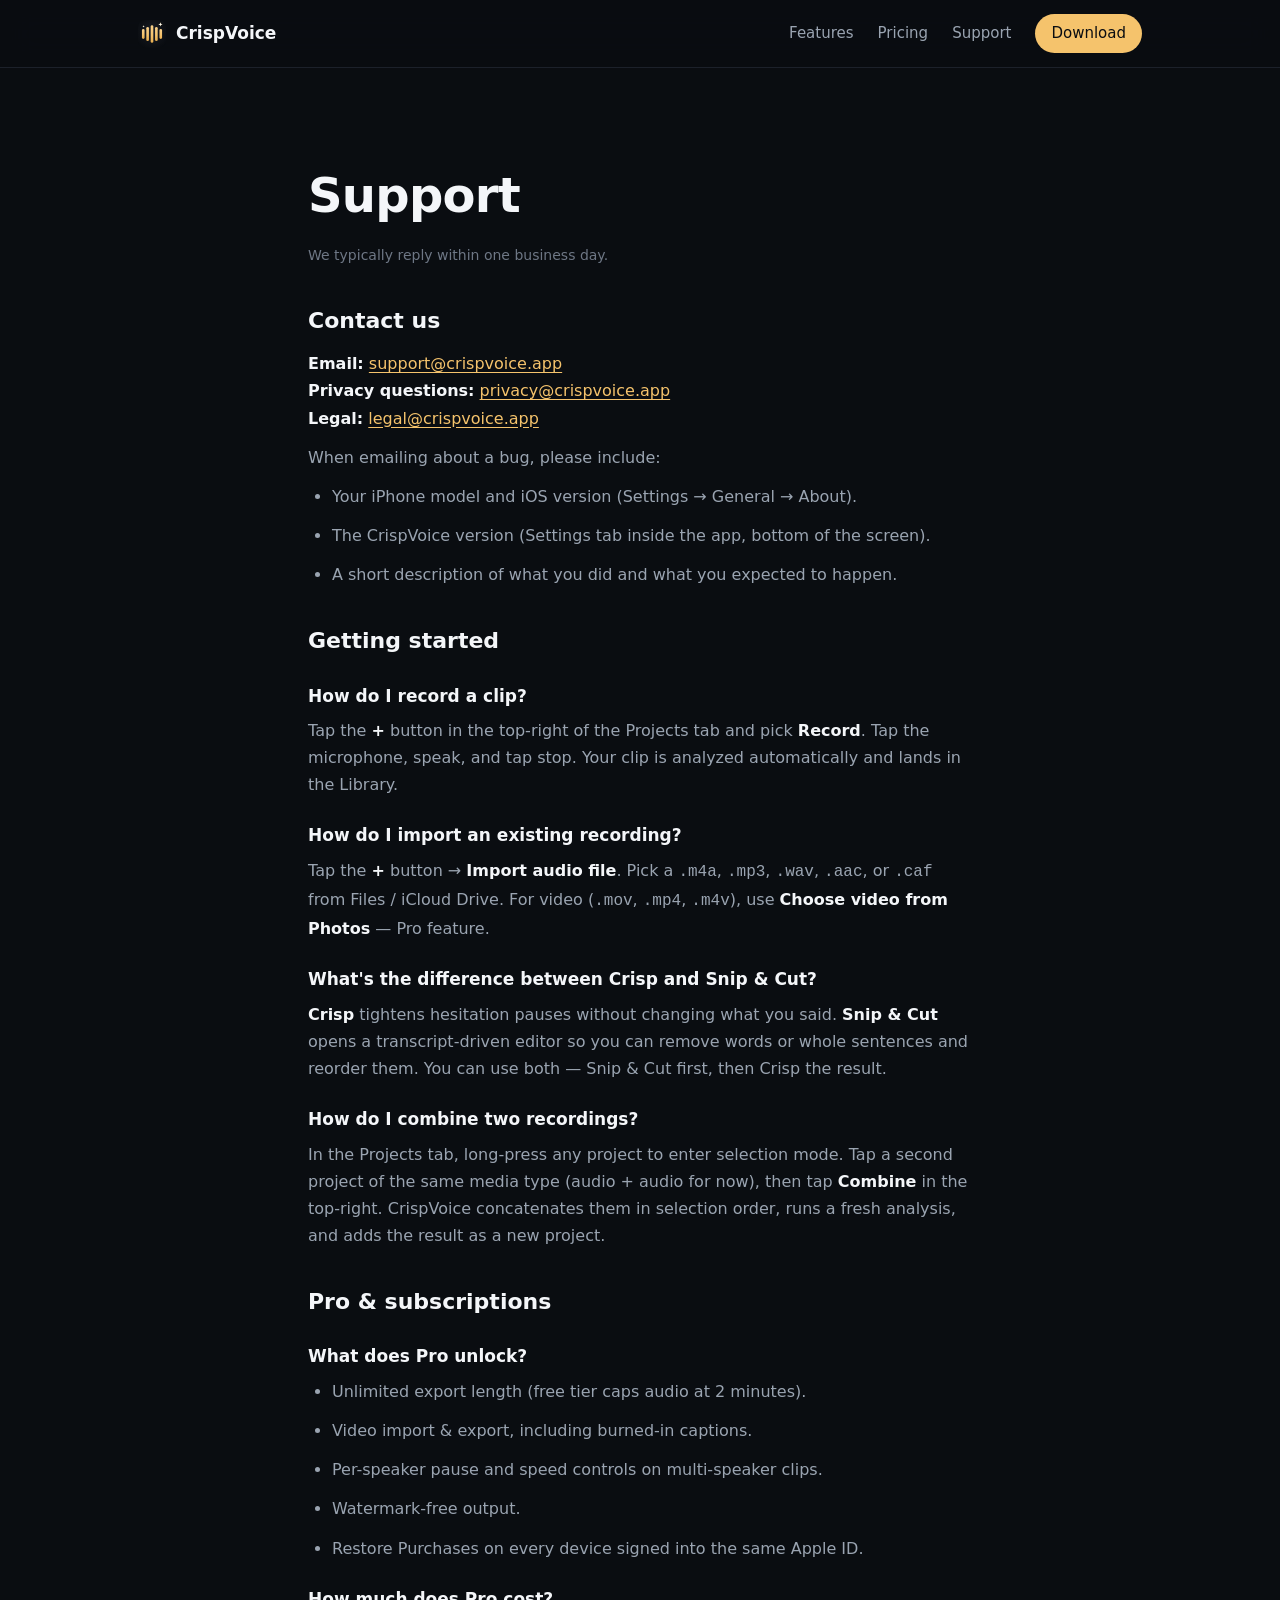
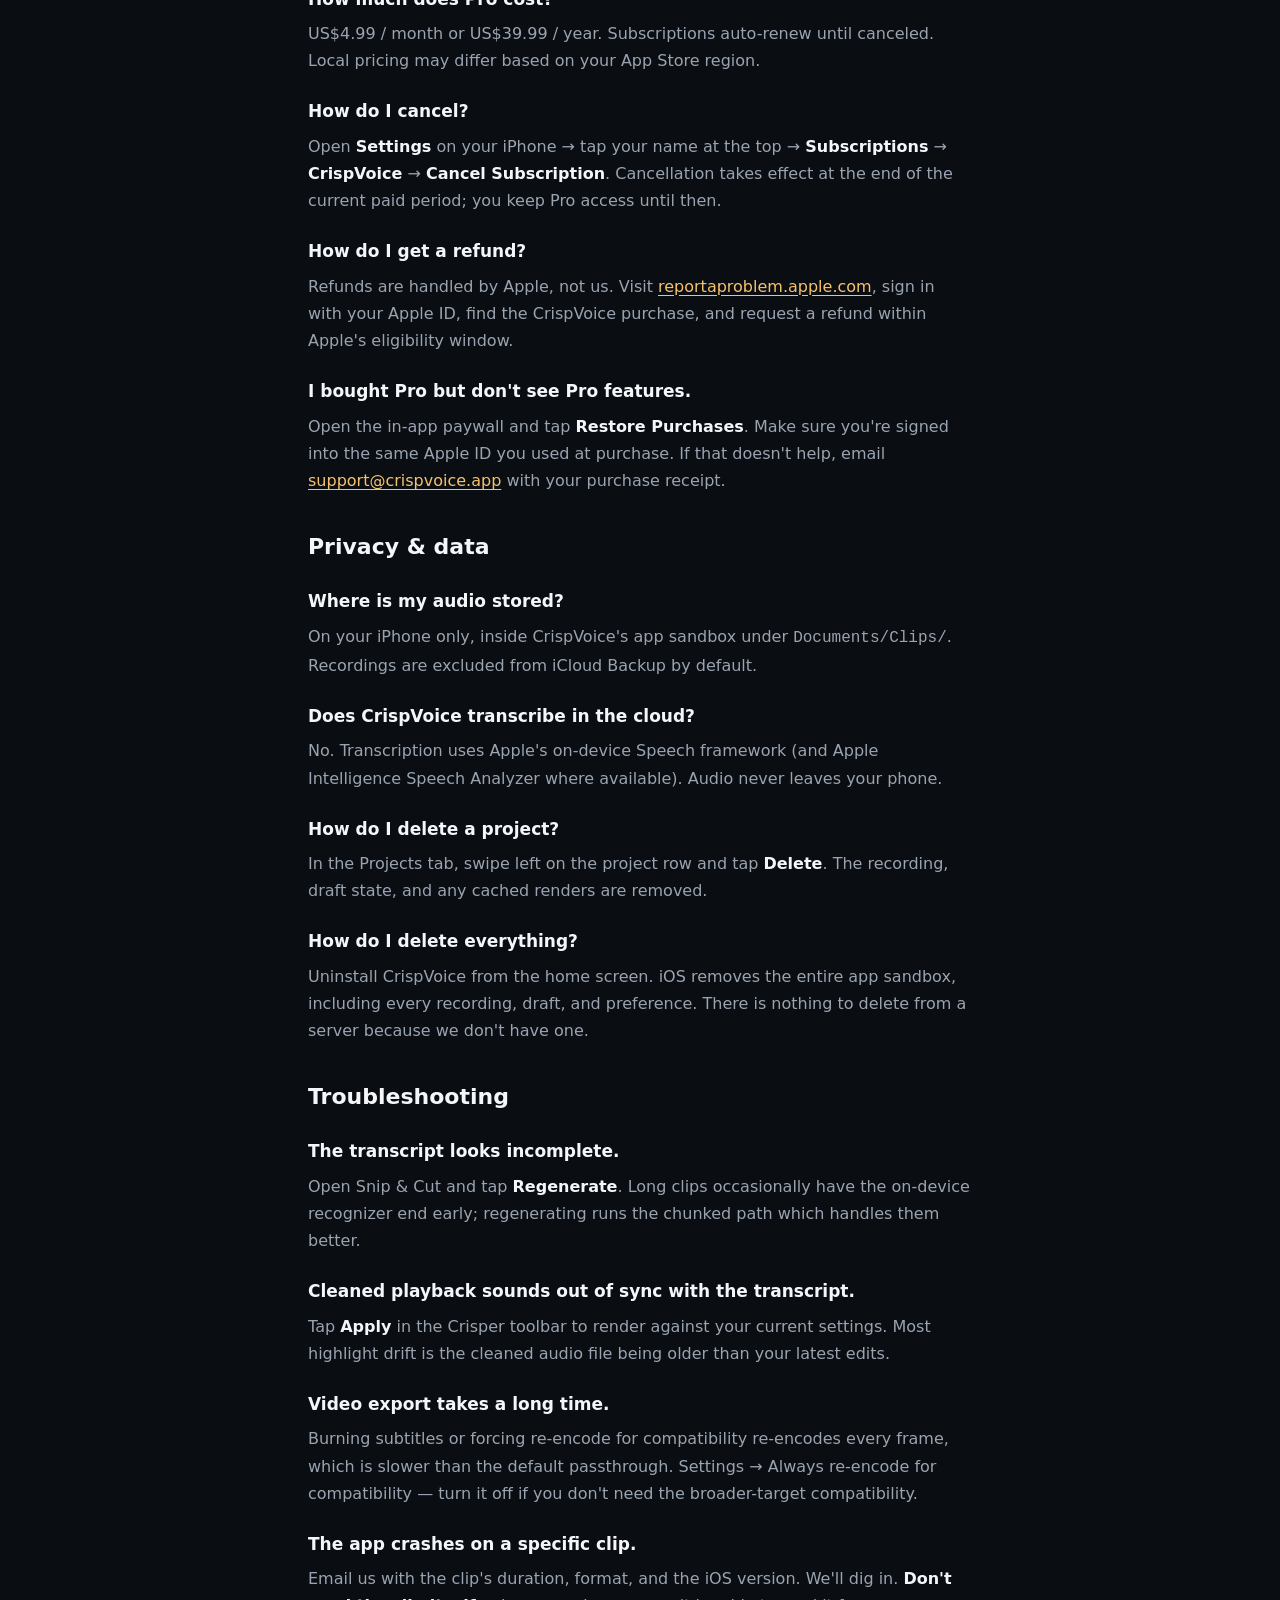
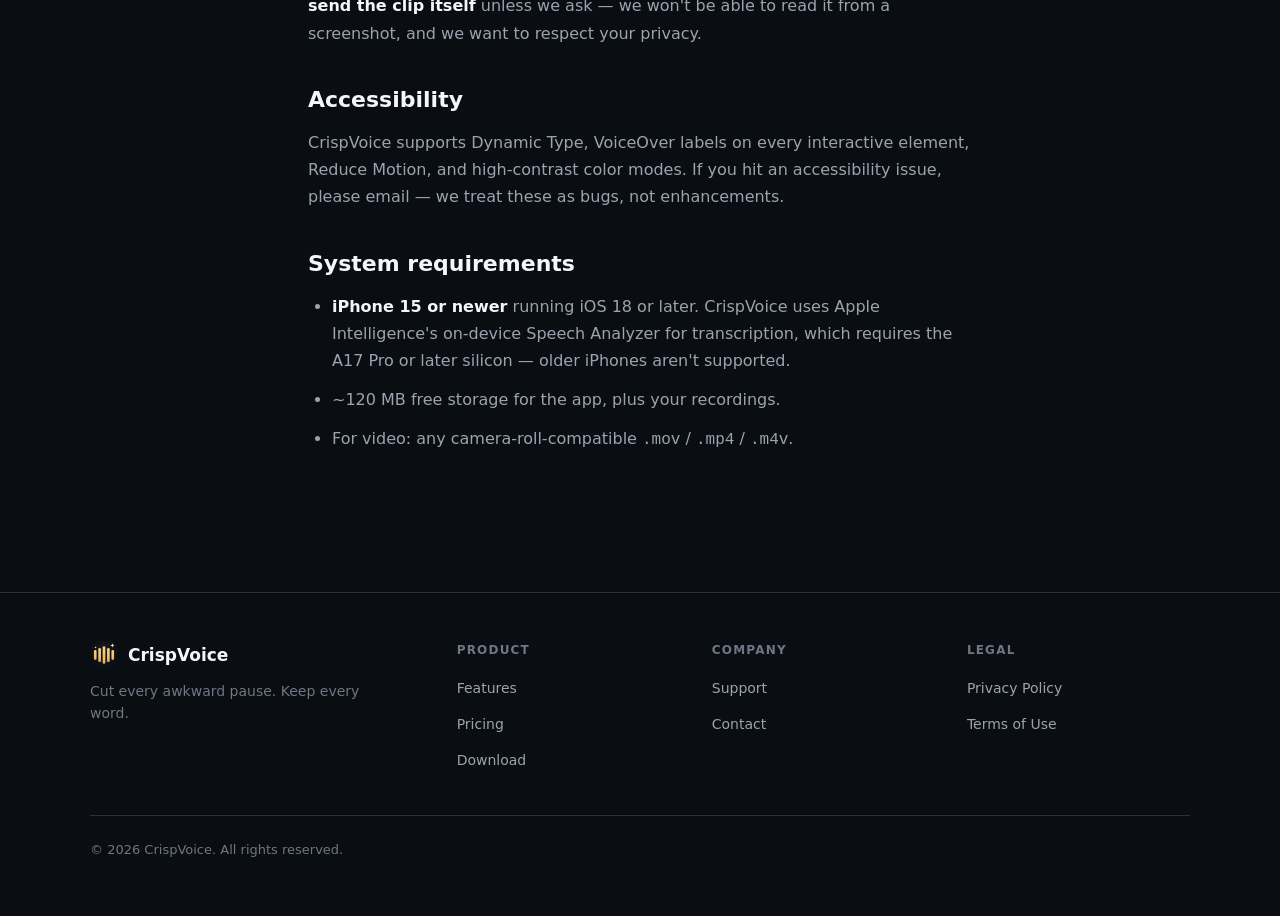
<file: support.html>
<!doctype html>
<html lang="en">
<head>
<meta charset="utf-8" />
<meta name="viewport" content="width=device-width, initial-scale=1, viewport-fit=cover" />
<title>Support — CrispVoice</title>
<meta name="description" content="Help, FAQs, and contact for CrispVoice." />
<meta name="theme-color" content="#0A0D11" />
<link rel="canonical" href="https://crispvoice.app/support.html" />
<link rel="icon" type="image/svg+xml" href="/assets/icon.svg" />
<link rel="apple-touch-icon" href="/assets/apple-touch-icon.png" />
<link rel="stylesheet" href="/styles.css" />
<meta name="robots" content="index, follow" />
</head>
<body>

<header class="nav">
  <div class="nav-inner">
    <a href="/" class="brand" aria-label="CrispVoice home">
      <img src="/assets/icon.svg" alt="" />
      <span>CrispVoice</span>
    </a>
    <nav class="nav-links" aria-label="Primary">
      <a href="/#features">Features</a>
      <a href="/#pricing">Pricing</a>
      <a href="/support.html">Support</a>
      <a href="/#download" class="nav-cta">Download</a>
    </nav>
  </div>
</header>

<main>
<article class="doc">
  <h1>Support</h1>
  <p class="updated">We typically reply within one business day.</p>

  <h2>Contact us</h2>
  <p>
    <strong>Email:</strong> <a href="mailto:support@crispvoice.app">support@crispvoice.app</a><br />
    <strong>Privacy questions:</strong> <a href="mailto:privacy@crispvoice.app">privacy@crispvoice.app</a><br />
    <strong>Legal:</strong> <a href="mailto:legal@crispvoice.app">legal@crispvoice.app</a>
  </p>
  <p>When emailing about a bug, please include:</p>
  <ul>
    <li>Your iPhone model and iOS version (Settings → General → About).</li>
    <li>The CrispVoice version (Settings tab inside the app, bottom of the screen).</li>
    <li>A short description of what you did and what you expected to happen.</li>
  </ul>

  <h2>Getting started</h2>

  <h3>How do I record a clip?</h3>
  <p>Tap the <strong>+</strong> button in the top-right of the Projects tab and pick <strong>Record</strong>. Tap the microphone, speak, and tap stop. Your clip is analyzed automatically and lands in the Library.</p>

  <h3>How do I import an existing recording?</h3>
  <p>Tap the <strong>+</strong> button → <strong>Import audio file</strong>. Pick a <code>.m4a</code>, <code>.mp3</code>, <code>.wav</code>, <code>.aac</code>, or <code>.caf</code> from Files / iCloud Drive. For video (<code>.mov</code>, <code>.mp4</code>, <code>.m4v</code>), use <strong>Choose video from Photos</strong> — Pro feature.</p>

  <h3>What's the difference between Crisp and Snip &amp; Cut?</h3>
  <p><strong>Crisp</strong> tightens hesitation pauses without changing what you said. <strong>Snip &amp; Cut</strong> opens a transcript-driven editor so you can remove words or whole sentences and reorder them. You can use both — Snip &amp; Cut first, then Crisp the result.</p>

  <h3>How do I combine two recordings?</h3>
  <p>In the Projects tab, long-press any project to enter selection mode. Tap a second project of the same media type (audio + audio for now), then tap <strong>Combine</strong> in the top-right. CrispVoice concatenates them in selection order, runs a fresh analysis, and adds the result as a new project.</p>

  <h2>Pro &amp; subscriptions</h2>

  <h3>What does Pro unlock?</h3>
  <ul>
    <li>Unlimited export length (free tier caps audio at 2 minutes).</li>
    <li>Video import &amp; export, including burned-in captions.</li>
    <li>Per-speaker pause and speed controls on multi-speaker clips.</li>
    <li>Watermark-free output.</li>
    <li>Restore Purchases on every device signed into the same Apple ID.</li>
  </ul>

  <h3>How much does Pro cost?</h3>
  <p>US$4.99 / month or US$39.99 / year. Subscriptions auto-renew until canceled. Local pricing may differ based on your App Store region.</p>

  <h3>How do I cancel?</h3>
  <p>Open <strong>Settings</strong> on your iPhone → tap your name at the top → <strong>Subscriptions</strong> → <strong>CrispVoice</strong> → <strong>Cancel Subscription</strong>. Cancellation takes effect at the end of the current paid period; you keep Pro access until then.</p>

  <h3>How do I get a refund?</h3>
  <p>Refunds are handled by Apple, not us. Visit <a href="https://reportaproblem.apple.com" rel="noopener">reportaproblem.apple.com</a>, sign in with your Apple ID, find the CrispVoice purchase, and request a refund within Apple's eligibility window.</p>

  <h3>I bought Pro but don't see Pro features.</h3>
  <p>Open the in-app paywall and tap <strong>Restore Purchases</strong>. Make sure you're signed into the same Apple ID you used at purchase. If that doesn't help, email <a href="mailto:support@crispvoice.app">support@crispvoice.app</a> with your purchase receipt.</p>

  <h2>Privacy &amp; data</h2>

  <h3>Where is my audio stored?</h3>
  <p>On your iPhone only, inside CrispVoice's app sandbox under <code>Documents/Clips/</code>. Recordings are excluded from iCloud Backup by default.</p>

  <h3>Does CrispVoice transcribe in the cloud?</h3>
  <p>No. Transcription uses Apple's on-device Speech framework (and Apple Intelligence Speech Analyzer where available). Audio never leaves your phone.</p>

  <h3>How do I delete a project?</h3>
  <p>In the Projects tab, swipe left on the project row and tap <strong>Delete</strong>. The recording, draft state, and any cached renders are removed.</p>

  <h3>How do I delete everything?</h3>
  <p>Uninstall CrispVoice from the home screen. iOS removes the entire app sandbox, including every recording, draft, and preference. There is nothing to delete from a server because we don't have one.</p>

  <h2>Troubleshooting</h2>

  <h3>The transcript looks incomplete.</h3>
  <p>Open Snip &amp; Cut and tap <strong>Regenerate</strong>. Long clips occasionally have the on-device recognizer end early; regenerating runs the chunked path which handles them better.</p>

  <h3>Cleaned playback sounds out of sync with the transcript.</h3>
  <p>Tap <strong>Apply</strong> in the Crisper toolbar to render against your current settings. Most highlight drift is the cleaned audio file being older than your latest edits.</p>

  <h3>Video export takes a long time.</h3>
  <p>Burning subtitles or forcing re-encode for compatibility re-encodes every frame, which is slower than the default passthrough. Settings → Always re-encode for compatibility — turn it off if you don't need the broader-target compatibility.</p>

  <h3>The app crashes on a specific clip.</h3>
  <p>Email us with the clip's duration, format, and the iOS version. We'll dig in. <strong>Don't send the clip itself</strong> unless we ask — we won't be able to read it from a screenshot, and we want to respect your privacy.</p>

  <h2>Accessibility</h2>
  <p>CrispVoice supports Dynamic Type, VoiceOver labels on every interactive element, Reduce Motion, and high-contrast color modes. If you hit an accessibility issue, please email — we treat these as bugs, not enhancements.</p>

  <h2>System requirements</h2>
  <ul>
    <li><strong>iPhone 15 or newer</strong> running iOS 18 or later. CrispVoice uses Apple Intelligence's on-device Speech Analyzer for transcription, which requires the A17 Pro or later silicon — older iPhones aren't supported.</li>
    <li>~120 MB free storage for the app, plus your recordings.</li>
    <li>For video: any camera-roll-compatible <code>.mov</code> / <code>.mp4</code> / <code>.m4v</code>.</li>
  </ul>
</article>
</main>

<footer>
  <div class="footer-inner">
    <div class="footer-brand">
      <a href="/" class="brand">
        <img src="/assets/icon.svg" alt="" />
        <span>CrispVoice</span>
      </a>
      <p>Cut every awkward pause. Keep every word.</p>
    </div>
    <div class="footer-col">
      <h4>Product</h4>
      <ul>
        <li><a href="/#features">Features</a></li>
        <li><a href="/#pricing">Pricing</a></li>
        <li><a href="/#download">Download</a></li>
      </ul>
    </div>
    <div class="footer-col">
      <h4>Company</h4>
      <ul>
        <li><a href="/support.html">Support</a></li>
        <li><a href="mailto:support@crispvoice.app">Contact</a></li>
      </ul>
    </div>
    <div class="footer-col">
      <h4>Legal</h4>
      <ul>
        <li><a href="/privacy.html">Privacy Policy</a></li>
        <li><a href="/terms.html">Terms of Use</a></li>
      </ul>
    </div>
  </div>
  <div class="legal">
    <span>&copy; <span id="y">2026</span> CrispVoice. All rights reserved.</span>
  </div>
</footer>

<script>document.getElementById('y').textContent = new Date().getFullYear();</script>

</body>
</html>
</file>
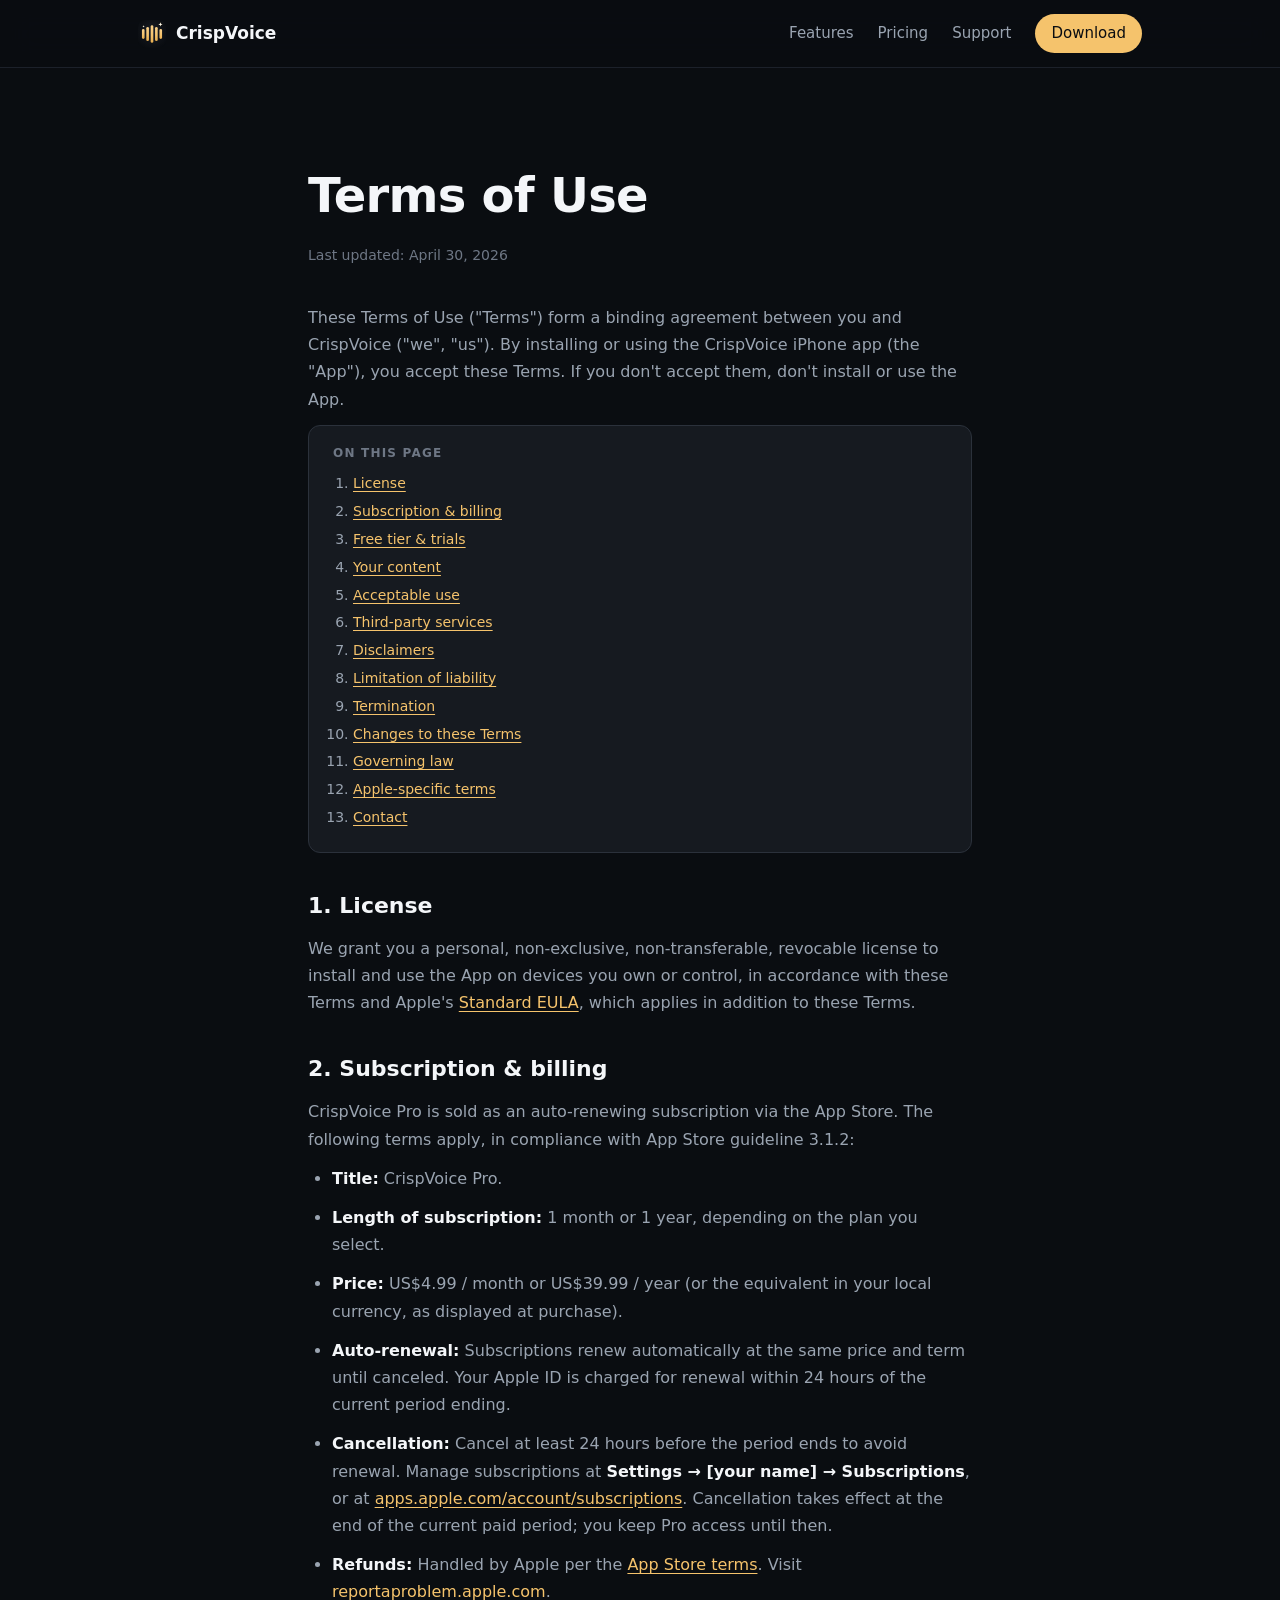
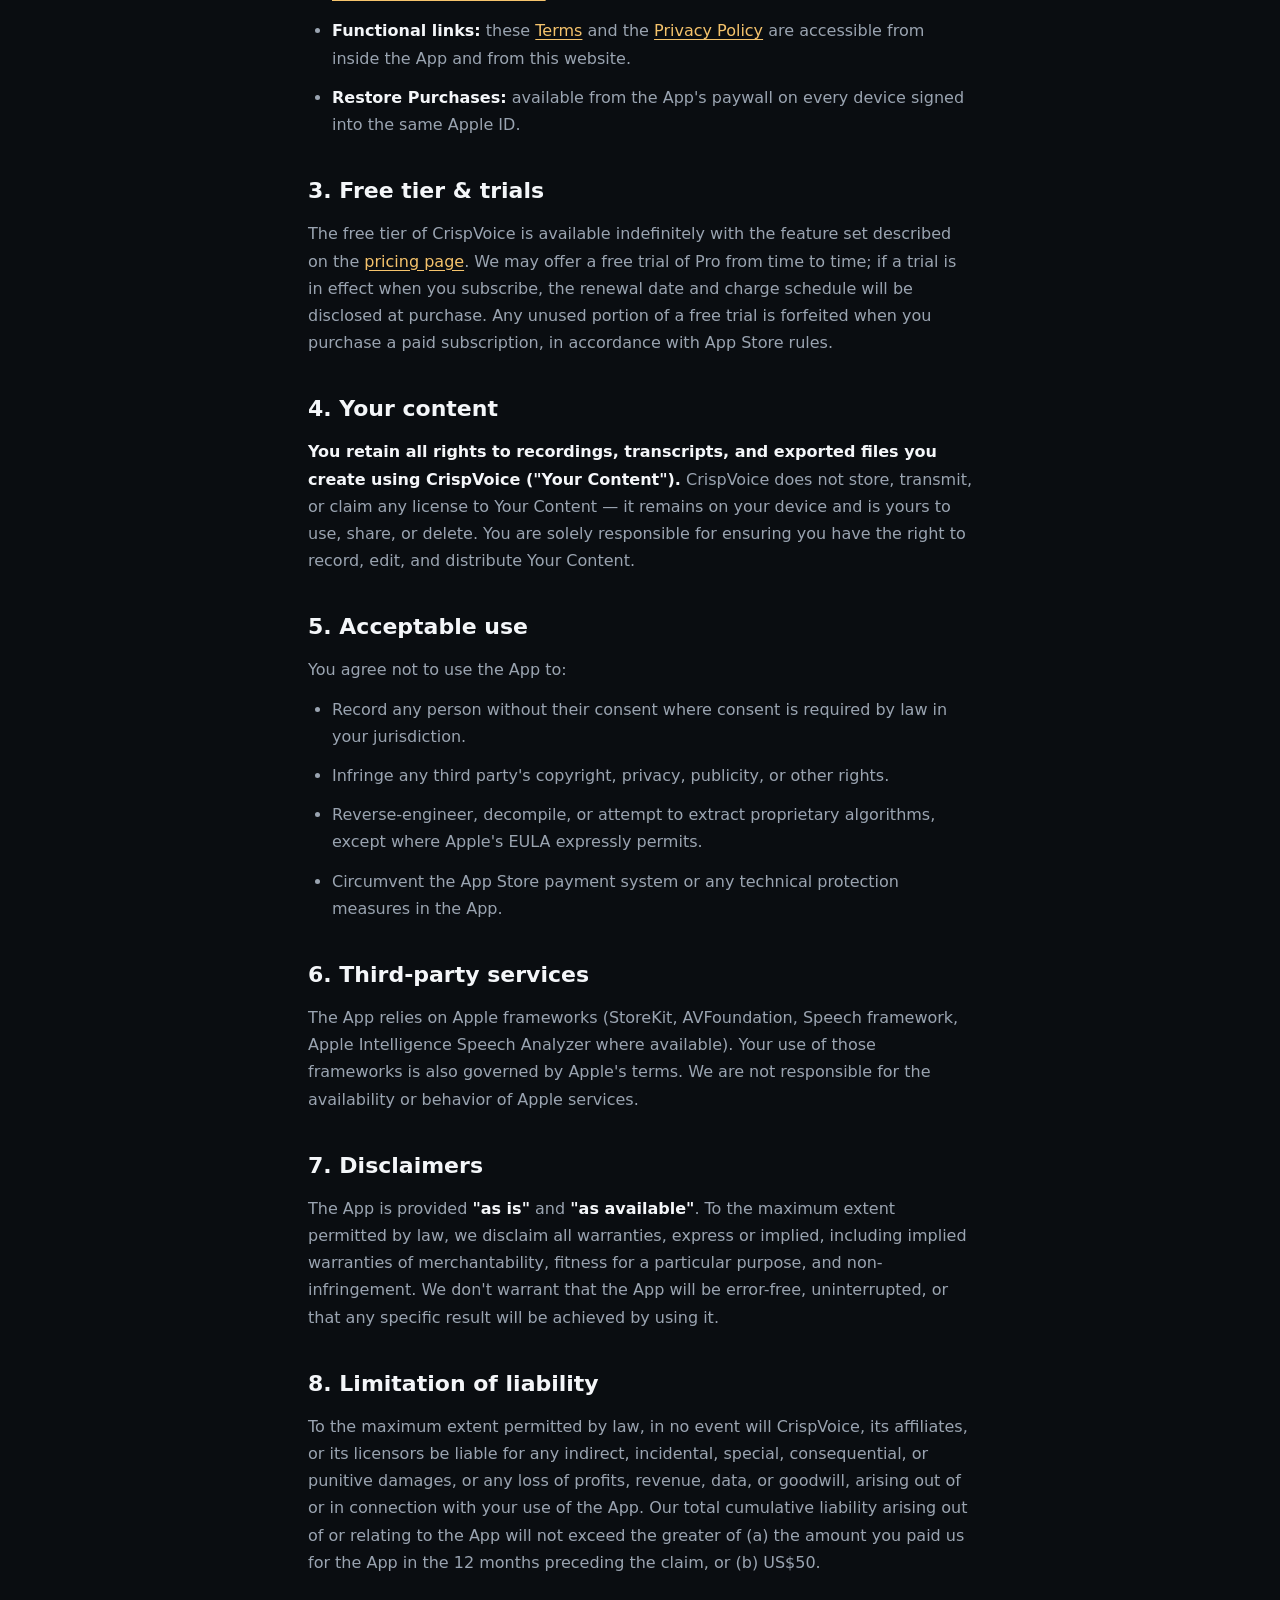
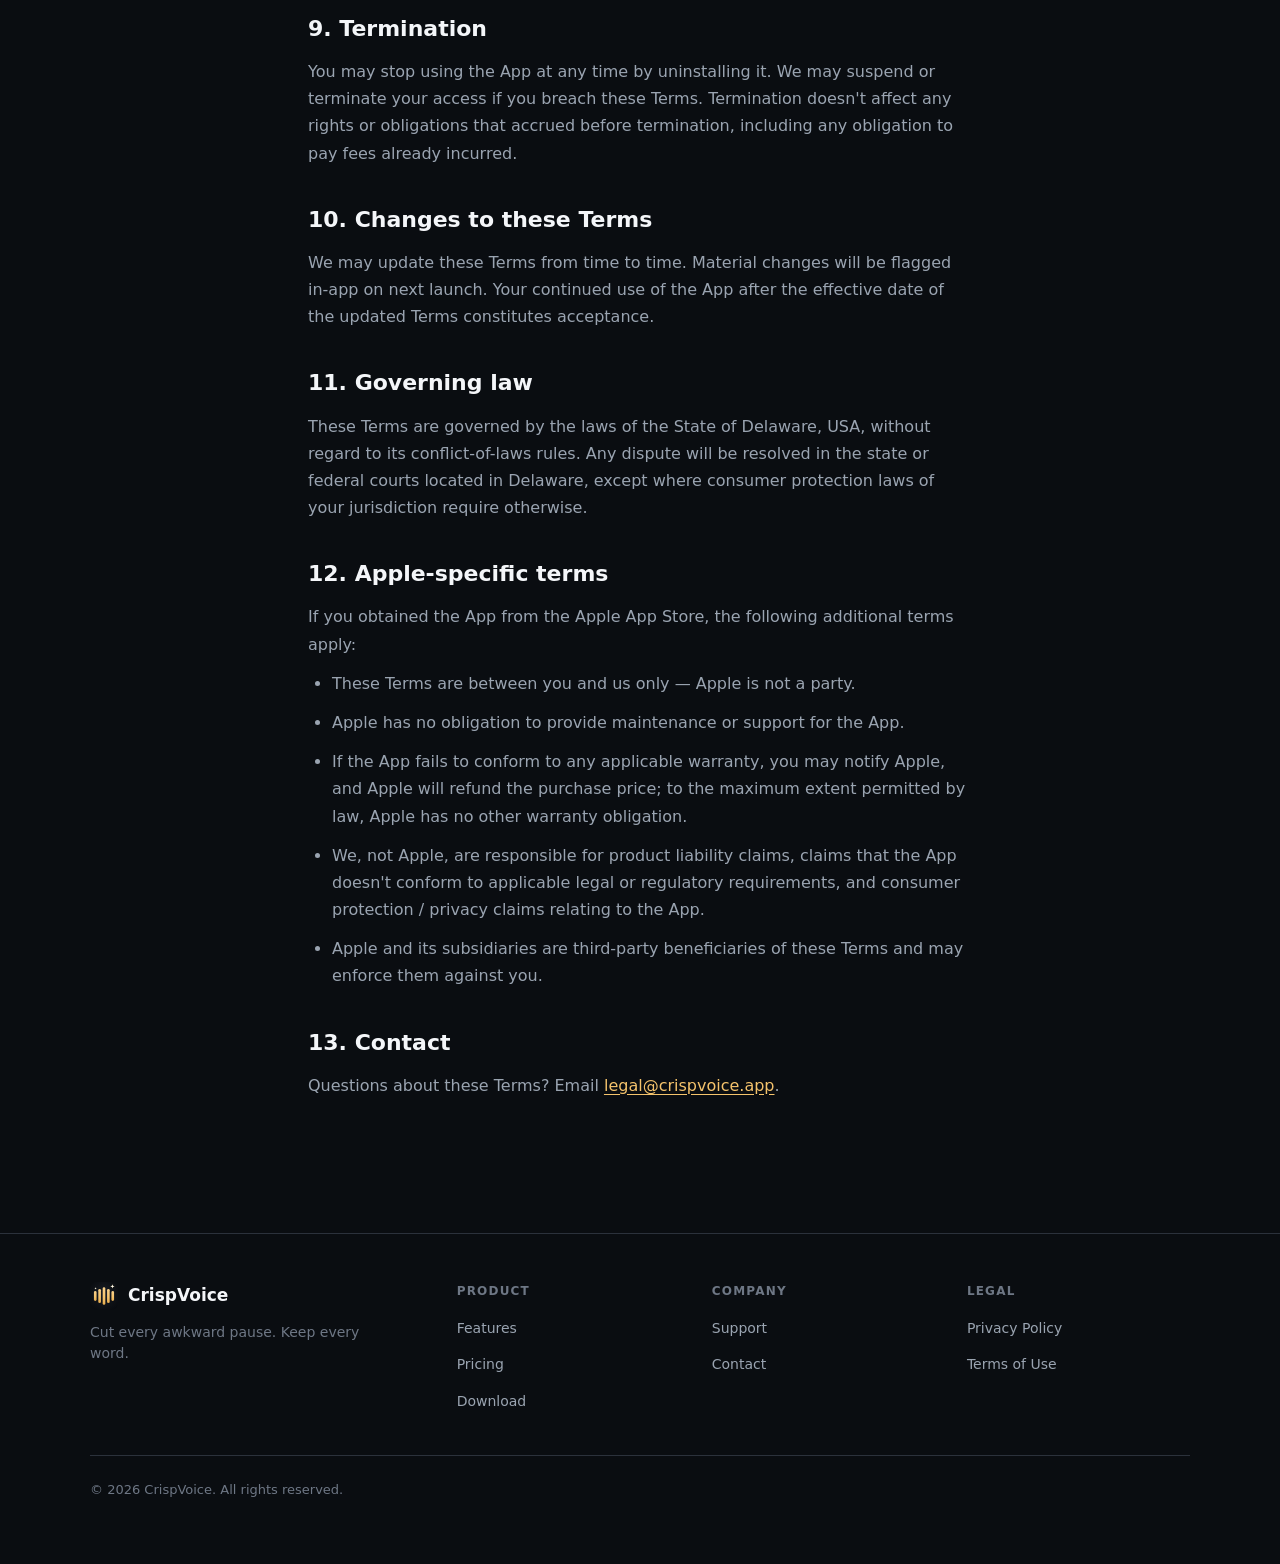
<file: terms.html>
<!doctype html>
<html lang="en">
<head>
<meta charset="utf-8" />
<meta name="viewport" content="width=device-width, initial-scale=1, viewport-fit=cover" />
<title>Terms of Use — CrispVoice</title>
<meta name="description" content="The agreement between you and CrispVoice." />
<meta name="theme-color" content="#0A0D11" />
<link rel="canonical" href="https://crispvoice.app/terms.html" />
<link rel="icon" type="image/svg+xml" href="/assets/icon.svg" />
<link rel="apple-touch-icon" href="/assets/apple-touch-icon.png" />
<link rel="stylesheet" href="/styles.css" />
<meta name="robots" content="index, follow" />
</head>
<body>

<header class="nav">
  <div class="nav-inner">
    <a href="/" class="brand" aria-label="CrispVoice home">
      <img src="/assets/icon.svg" alt="" />
      <span>CrispVoice</span>
    </a>
    <nav class="nav-links" aria-label="Primary">
      <a href="/#features">Features</a>
      <a href="/#pricing">Pricing</a>
      <a href="/support.html">Support</a>
      <a href="/#download" class="nav-cta">Download</a>
    </nav>
  </div>
</header>

<main>
<article class="doc">
  <h1>Terms of Use</h1>
  <p class="updated">Last updated: April 30, 2026</p>

  <p>These Terms of Use ("Terms") form a binding agreement between you and CrispVoice ("we", "us"). By installing or using the CrispVoice iPhone app (the "App"), you accept these Terms. If you don't accept them, don't install or use the App.</p>

  <div class="doc-toc">
    <h4>On this page</h4>
    <ol>
      <li><a href="#license">License</a></li>
      <li><a href="#subscription">Subscription &amp; billing</a></li>
      <li><a href="#trials">Free tier &amp; trials</a></li>
      <li><a href="#user-content">Your content</a></li>
      <li><a href="#acceptable-use">Acceptable use</a></li>
      <li><a href="#third-party">Third-party services</a></li>
      <li><a href="#disclaimers">Disclaimers</a></li>
      <li><a href="#liability">Limitation of liability</a></li>
      <li><a href="#termination">Termination</a></li>
      <li><a href="#changes">Changes to these Terms</a></li>
      <li><a href="#governing-law">Governing law</a></li>
      <li><a href="#apple">Apple-specific terms</a></li>
      <li><a href="#contact">Contact</a></li>
    </ol>
  </div>

  <h2 id="license">1. License</h2>
  <p>We grant you a personal, non-exclusive, non-transferable, revocable license to install and use the App on devices you own or control, in accordance with these Terms and Apple's <a href="https://www.apple.com/legal/internet-services/itunes/dev/stdeula/" rel="noopener">Standard EULA</a>, which applies in addition to these Terms.</p>

  <h2 id="subscription">2. Subscription &amp; billing</h2>
  <p>CrispVoice Pro is sold as an auto-renewing subscription via the App Store. The following terms apply, in compliance with App Store guideline 3.1.2:</p>
  <ul>
    <li><strong>Title:</strong> CrispVoice Pro.</li>
    <li><strong>Length of subscription:</strong> 1 month or 1 year, depending on the plan you select.</li>
    <li><strong>Price:</strong> US$4.99 / month or US$39.99 / year (or the equivalent in your local currency, as displayed at purchase).</li>
    <li><strong>Auto-renewal:</strong> Subscriptions renew automatically at the same price and term until canceled. Your Apple ID is charged for renewal within 24 hours of the current period ending.</li>
    <li><strong>Cancellation:</strong> Cancel at least 24 hours before the period ends to avoid renewal. Manage subscriptions at <strong>Settings → [your name] → Subscriptions</strong>, or at <a href="https://apps.apple.com/account/subscriptions" rel="noopener">apps.apple.com/account/subscriptions</a>. Cancellation takes effect at the end of the current paid period; you keep Pro access until then.</li>
    <li><strong>Refunds:</strong> Handled by Apple per the <a href="https://www.apple.com/legal/internet-services/itunes/" rel="noopener">App Store terms</a>. Visit <a href="https://reportaproblem.apple.com" rel="noopener">reportaproblem.apple.com</a>.</li>
    <li><strong>Functional links:</strong> these <a href="/terms.html">Terms</a> and the <a href="/privacy.html">Privacy Policy</a> are accessible from inside the App and from this website.</li>
    <li><strong>Restore Purchases:</strong> available from the App's paywall on every device signed into the same Apple ID.</li>
  </ul>

  <h2 id="trials">3. Free tier &amp; trials</h2>
  <p>The free tier of CrispVoice is available indefinitely with the feature set described on the <a href="/#pricing">pricing page</a>. We may offer a free trial of Pro from time to time; if a trial is in effect when you subscribe, the renewal date and charge schedule will be disclosed at purchase. Any unused portion of a free trial is forfeited when you purchase a paid subscription, in accordance with App Store rules.</p>

  <h2 id="user-content">4. Your content</h2>
  <p><strong>You retain all rights to recordings, transcripts, and exported files you create using CrispVoice ("Your Content").</strong> CrispVoice does not store, transmit, or claim any license to Your Content — it remains on your device and is yours to use, share, or delete. You are solely responsible for ensuring you have the right to record, edit, and distribute Your Content.</p>

  <h2 id="acceptable-use">5. Acceptable use</h2>
  <p>You agree not to use the App to:</p>
  <ul>
    <li>Record any person without their consent where consent is required by law in your jurisdiction.</li>
    <li>Infringe any third party's copyright, privacy, publicity, or other rights.</li>
    <li>Reverse-engineer, decompile, or attempt to extract proprietary algorithms, except where Apple's EULA expressly permits.</li>
    <li>Circumvent the App Store payment system or any technical protection measures in the App.</li>
  </ul>

  <h2 id="third-party">6. Third-party services</h2>
  <p>The App relies on Apple frameworks (StoreKit, AVFoundation, Speech framework, Apple Intelligence Speech Analyzer where available). Your use of those frameworks is also governed by Apple's terms. We are not responsible for the availability or behavior of Apple services.</p>

  <h2 id="disclaimers">7. Disclaimers</h2>
  <p>The App is provided <strong>"as is"</strong> and <strong>"as available"</strong>. To the maximum extent permitted by law, we disclaim all warranties, express or implied, including implied warranties of merchantability, fitness for a particular purpose, and non-infringement. We don't warrant that the App will be error-free, uninterrupted, or that any specific result will be achieved by using it.</p>

  <h2 id="liability">8. Limitation of liability</h2>
  <p>To the maximum extent permitted by law, in no event will CrispVoice, its affiliates, or its licensors be liable for any indirect, incidental, special, consequential, or punitive damages, or any loss of profits, revenue, data, or goodwill, arising out of or in connection with your use of the App. Our total cumulative liability arising out of or relating to the App will not exceed the greater of (a) the amount you paid us for the App in the 12 months preceding the claim, or (b) US$50.</p>

  <h2 id="termination">9. Termination</h2>
  <p>You may stop using the App at any time by uninstalling it. We may suspend or terminate your access if you breach these Terms. Termination doesn't affect any rights or obligations that accrued before termination, including any obligation to pay fees already incurred.</p>

  <h2 id="changes">10. Changes to these Terms</h2>
  <p>We may update these Terms from time to time. Material changes will be flagged in-app on next launch. Your continued use of the App after the effective date of the updated Terms constitutes acceptance.</p>

  <h2 id="governing-law">11. Governing law</h2>
  <p>These Terms are governed by the laws of the State of Delaware, USA, without regard to its conflict-of-laws rules. Any dispute will be resolved in the state or federal courts located in Delaware, except where consumer protection laws of your jurisdiction require otherwise.</p>

  <h2 id="apple">12. Apple-specific terms</h2>
  <p>If you obtained the App from the Apple App Store, the following additional terms apply:</p>
  <ul>
    <li>These Terms are between you and us only — Apple is not a party.</li>
    <li>Apple has no obligation to provide maintenance or support for the App.</li>
    <li>If the App fails to conform to any applicable warranty, you may notify Apple, and Apple will refund the purchase price; to the maximum extent permitted by law, Apple has no other warranty obligation.</li>
    <li>We, not Apple, are responsible for product liability claims, claims that the App doesn't conform to applicable legal or regulatory requirements, and consumer protection / privacy claims relating to the App.</li>
    <li>Apple and its subsidiaries are third-party beneficiaries of these Terms and may enforce them against you.</li>
  </ul>

  <h2 id="contact">13. Contact</h2>
  <p>Questions about these Terms? Email <a href="mailto:legal@crispvoice.app">legal@crispvoice.app</a>.</p>
</article>
</main>

<footer>
  <div class="footer-inner">
    <div class="footer-brand">
      <a href="/" class="brand">
        <img src="/assets/icon.svg" alt="" />
        <span>CrispVoice</span>
      </a>
      <p>Cut every awkward pause. Keep every word.</p>
    </div>
    <div class="footer-col">
      <h4>Product</h4>
      <ul>
        <li><a href="/#features">Features</a></li>
        <li><a href="/#pricing">Pricing</a></li>
        <li><a href="/#download">Download</a></li>
      </ul>
    </div>
    <div class="footer-col">
      <h4>Company</h4>
      <ul>
        <li><a href="/support.html">Support</a></li>
        <li><a href="mailto:support@crispvoice.app">Contact</a></li>
      </ul>
    </div>
    <div class="footer-col">
      <h4>Legal</h4>
      <ul>
        <li><a href="/privacy.html">Privacy Policy</a></li>
        <li><a href="/terms.html">Terms of Use</a></li>
      </ul>
    </div>
  </div>
  <div class="legal">
    <span>&copy; <span id="y">2026</span> CrispVoice. All rights reserved.</span>
  </div>
</footer>

<script>document.getElementById('y').textContent = new Date().getFullYear();</script>

</body>
</html>
</file>
<file: styles.css>
/* CrispVoice marketing site — uses the app's design tokens so the
   brand reads continuously between marketing surface and product. */

:root {
  --ink-900: #0A0D11;
  --ink-800: #0E1116;
  --ink-700: #161A20;
  --ink-600: #1F242C;
  --ink-500: #2B313B;
  --signal-600: #C2933F;
  --signal-500: #F5C36C;
  --signal-400: #F8D38D;
  --signal-300: #FBE2B2;
  --cool-500: #6CC2F5;
  --success-500: #5BD68A;
  --text-100: #F4F6F9;
  --text-300: #9AA4B1;
  --text-400: #6E7785;
  --radius-sm: 8px;
  --radius-md: 12px;
  --radius-lg: 20px;
  --pad-x: clamp(20px, 5vw, 48px);
  --max-w: 1100px;
  --font-sans: -apple-system, BlinkMacSystemFont, "SF Pro Display",
    "SF Pro Text", "Helvetica Neue", system-ui, sans-serif;
  --font-mono: "SF Mono", ui-monospace, Menlo, Consolas, monospace;
}

* {
  box-sizing: border-box;
  margin: 0;
  padding: 0;
}

html {
  scroll-behavior: smooth;
  -webkit-text-size-adjust: 100%;
}

body {
  background: var(--ink-900);
  color: var(--text-100);
  font-family: var(--font-sans);
  font-size: 17px;
  line-height: 1.55;
  -webkit-font-smoothing: antialiased;
  -moz-osx-font-smoothing: grayscale;
}

img,
svg {
  display: block;
  max-width: 100%;
}

a {
  color: var(--signal-500);
  text-decoration: none;
  transition: color 120ms ease;
}

a:hover,
a:focus-visible {
  color: var(--signal-400);
}

a:focus-visible {
  outline: 2px solid var(--signal-500);
  outline-offset: 3px;
  border-radius: 4px;
}

/* ---------- Navigation ---------- */

.nav {
  position: sticky;
  top: 0;
  z-index: 50;
  background: rgba(10, 13, 17, 0.85);
  backdrop-filter: saturate(180%) blur(16px);
  -webkit-backdrop-filter: saturate(180%) blur(16px);
  border-bottom: 1px solid rgba(43, 49, 59, 0.6);
}

.nav-inner {
  max-width: var(--max-w);
  margin: 0 auto;
  padding: 14px var(--pad-x);
  display: flex;
  align-items: center;
  justify-content: space-between;
  gap: 24px;
}

.brand {
  display: flex;
  align-items: center;
  gap: 10px;
  font-weight: 600;
  font-size: 17px;
  color: var(--text-100);
}

.brand img {
  width: 28px;
  height: 28px;
  border-radius: 7px;
}

.nav-links {
  display: flex;
  gap: 24px;
  align-items: center;
}

.nav-links a {
  color: var(--text-300);
  font-size: 15px;
  font-weight: 500;
}

.nav-links a:hover {
  color: var(--text-100);
}

.nav-cta {
  background: var(--signal-500);
  color: var(--ink-900) !important;
  padding: 8px 16px;
  border-radius: 999px;
  font-weight: 600;
  font-size: 14px;
}

.nav-cta:hover {
  background: var(--signal-400);
  color: var(--ink-900) !important;
}

@media (max-width: 640px) {
  .nav-links a:not(.nav-cta) {
    display: none;
  }
}

/* ---------- Hero ---------- */

.hero {
  padding: clamp(64px, 12vw, 128px) var(--pad-x) clamp(48px, 9vw, 96px);
  max-width: var(--max-w);
  margin: 0 auto;
  text-align: center;
}

.eyebrow {
  display: inline-block;
  font-size: 13px;
  font-weight: 600;
  letter-spacing: 0.12em;
  text-transform: uppercase;
  color: var(--signal-500);
  background: rgba(245, 195, 108, 0.1);
  padding: 6px 14px;
  border-radius: 999px;
  margin-bottom: 24px;
}

.hero h1 {
  font-size: clamp(40px, 7vw, 72px);
  line-height: 1.04;
  letter-spacing: -0.02em;
  font-weight: 700;
  margin-bottom: 20px;
  background: linear-gradient(180deg, var(--text-100) 0%, var(--text-300) 100%);
  -webkit-background-clip: text;
  background-clip: text;
  color: transparent;
}

.hero h1 .accent {
  background: linear-gradient(180deg, var(--signal-500), var(--signal-600));
  -webkit-background-clip: text;
  background-clip: text;
  color: transparent;
}

.hero .subhead {
  font-size: clamp(17px, 2.2vw, 22px);
  color: var(--text-300);
  max-width: 640px;
  margin: 0 auto 36px;
}

.hero-cta {
  display: inline-flex;
  align-items: center;
  gap: 12px;
}

.btn-primary {
  background: var(--signal-500);
  color: var(--ink-900) !important;
  padding: 14px 28px;
  border-radius: 999px;
  font-weight: 600;
  font-size: 16px;
  display: inline-flex;
  align-items: center;
  gap: 8px;
}

.btn-primary:hover {
  background: var(--signal-400);
  color: var(--ink-900) !important;
  transform: translateY(-1px);
}

.btn-secondary {
  background: transparent;
  color: var(--text-100) !important;
  padding: 14px 24px;
  border-radius: 999px;
  font-weight: 600;
  font-size: 16px;
  border: 1px solid var(--ink-500);
}

.btn-secondary:hover {
  background: var(--ink-700);
  border-color: var(--ink-500);
  color: var(--text-100) !important;
}

.hero-meta {
  margin-top: 28px;
  display: flex;
  align-items: center;
  justify-content: center;
  gap: 24px;
  flex-wrap: wrap;
  color: var(--text-400);
  font-size: 13px;
}

.hero-meta .dot {
  width: 4px;
  height: 4px;
  border-radius: 50%;
  background: var(--ink-500);
}

/* ---------- Hero before/after story ---------- */

.hero-story {
  padding: 0 var(--pad-x) clamp(48px, 8vw, 96px);
  max-width: var(--max-w);
  margin: 0 auto;
}

.story-card {
  background: var(--ink-700);
  border: 1px solid var(--ink-500);
  border-radius: var(--radius-lg);
  padding: clamp(24px, 4vw, 36px);
  display: grid;
  grid-template-columns: 1fr auto 1fr;
  gap: clamp(20px, 3vw, 32px);
  align-items: center;
}

@media (max-width: 720px) {
  .story-card {
    grid-template-columns: 1fr;
  }
  .story-divider {
    transform: rotate(90deg);
    margin: 4px auto;
  }
}

.story-step {
  display: flex;
  flex-direction: column;
  gap: 8px;
}

.story-eyebrow {
  font-size: 12px;
  font-weight: 700;
  letter-spacing: 0.1em;
  text-transform: uppercase;
  color: var(--text-400);
}

.story-step.accent .story-eyebrow {
  color: var(--signal-500);
}

.story-step p {
  color: var(--text-300);
  font-size: 15.5px;
  line-height: 1.6;
}

.story-step.accent p {
  color: var(--text-100);
}

.story-divider {
  font-size: 28px;
  color: var(--ink-500);
  font-weight: 300;
}

/* ---------- Sections ---------- */

section {
  padding: clamp(64px, 9vw, 128px) var(--pad-x);
  max-width: var(--max-w);
  margin: 0 auto;
}

section h2 {
  font-size: clamp(30px, 4.5vw, 48px);
  letter-spacing: -0.015em;
  font-weight: 700;
  text-align: center;
  margin-bottom: 16px;
}

section .lede {
  text-align: center;
  color: var(--text-300);
  max-width: 600px;
  margin: 0 auto 64px;
  font-size: 18px;
}

/* ---------- Feature grid ---------- */

.features {
  display: grid;
  gap: 16px;
  grid-template-columns: repeat(auto-fit, minmax(260px, 1fr));
}

.feature {
  background: var(--ink-700);
  border: 1px solid var(--ink-500);
  border-radius: var(--radius-md);
  padding: 28px 24px;
  transition: transform 180ms ease, border-color 180ms ease;
}

.feature:hover {
  transform: translateY(-2px);
  border-color: rgba(245, 195, 108, 0.4);
}

.feature .icon {
  width: 44px;
  height: 44px;
  border-radius: 10px;
  background: rgba(245, 195, 108, 0.12);
  color: var(--signal-500);
  display: flex;
  align-items: center;
  justify-content: center;
  margin-bottom: 16px;
  font-size: 22px;
}

.feature h3 {
  font-size: 19px;
  font-weight: 600;
  margin-bottom: 8px;
}

.feature p {
  color: var(--text-300);
  font-size: 15px;
  line-height: 1.55;
}

.feature .pill {
  display: inline-block;
  font-size: 11px;
  font-weight: 700;
  letter-spacing: 0.08em;
  text-transform: uppercase;
  color: var(--ink-900);
  background: var(--signal-500);
  padding: 2px 8px;
  border-radius: 4px;
  margin-left: 8px;
  vertical-align: middle;
}

/* ---------- Personas ---------- */

.personas {
  list-style: none;
  display: grid;
  gap: 16px;
  grid-template-columns: repeat(auto-fit, minmax(260px, 1fr));
}

.persona {
  background: var(--ink-700);
  border: 1px solid var(--ink-500);
  border-radius: var(--radius-md);
  padding: 24px 22px;
}

.persona.featured {
  background: linear-gradient(
    180deg,
    rgba(245, 195, 108, 0.08),
    var(--ink-700) 60%
  );
  border-color: rgba(245, 195, 108, 0.4);
  grid-column: 1 / -1;
}

.persona-eyebrow {
  display: inline-block;
  font-size: 11px;
  font-weight: 700;
  letter-spacing: 0.1em;
  text-transform: uppercase;
  color: var(--ink-900);
  background: var(--signal-500);
  padding: 3px 10px;
  border-radius: 4px;
  margin-bottom: 14px;
}

.persona h3 {
  font-size: 19px;
  font-weight: 600;
  margin-bottom: 6px;
  color: var(--text-100);
}

.persona p {
  color: var(--text-300);
  font-size: 15px;
  line-height: 1.6;
}

.persona.featured h3 {
  font-size: 22px;
}

.persona.featured p {
  color: var(--text-100);
  font-size: 16px;
  max-width: 640px;
}

/* ---------- How it works ---------- */

.steps {
  display: grid;
  gap: 24px;
  grid-template-columns: repeat(auto-fit, minmax(250px, 1fr));
  counter-reset: step;
}

.step {
  background: var(--ink-700);
  border-radius: var(--radius-md);
  padding: 32px 24px 28px;
  position: relative;
}

.step::before {
  counter-increment: step;
  content: counter(step);
  position: absolute;
  top: -16px;
  left: 24px;
  width: 36px;
  height: 36px;
  background: var(--signal-500);
  color: var(--ink-900);
  border-radius: 50%;
  display: flex;
  align-items: center;
  justify-content: center;
  font-weight: 700;
  font-size: 16px;
}

.step h3 {
  font-size: 18px;
  font-weight: 600;
  margin-top: 8px;
  margin-bottom: 8px;
}

.step p {
  color: var(--text-300);
  font-size: 15px;
}

/* ---------- Privacy callout ---------- */

.privacy-card {
  background: linear-gradient(
    180deg,
    rgba(108, 194, 245, 0.08),
    rgba(91, 214, 138, 0.05)
  );
  border: 1px solid rgba(108, 194, 245, 0.25);
  border-radius: var(--radius-lg);
  padding: clamp(36px, 5vw, 56px);
  text-align: center;
}

.privacy-card .icon {
  width: 56px;
  height: 56px;
  margin: 0 auto 20px;
  background: rgba(108, 194, 245, 0.15);
  color: var(--cool-500);
  border-radius: 14px;
  display: flex;
  align-items: center;
  justify-content: center;
  font-size: 26px;
}

.privacy-card h2 {
  margin-bottom: 12px;
}

.privacy-card p {
  color: var(--text-300);
  max-width: 560px;
  margin: 0 auto;
  font-size: 17px;
}

/* ---------- Pricing ---------- */

.pricing {
  display: grid;
  gap: 20px;
  grid-template-columns: repeat(auto-fit, minmax(280px, 1fr));
  max-width: 800px;
  margin: 0 auto;
}

.plan {
  background: var(--ink-700);
  border: 1px solid var(--ink-500);
  border-radius: var(--radius-md);
  padding: 32px 28px;
  display: flex;
  flex-direction: column;
}

.plan.featured {
  border-color: var(--signal-500);
  background: linear-gradient(
    180deg,
    rgba(245, 195, 108, 0.06),
    var(--ink-700) 60%
  );
  position: relative;
}

.plan.featured::after {
  content: "Most popular";
  position: absolute;
  top: -10px;
  left: 50%;
  transform: translateX(-50%);
  background: var(--signal-500);
  color: var(--ink-900);
  padding: 4px 12px;
  border-radius: 999px;
  font-size: 11px;
  font-weight: 700;
  letter-spacing: 0.08em;
  text-transform: uppercase;
}

.plan h3 {
  font-size: 14px;
  font-weight: 700;
  letter-spacing: 0.1em;
  text-transform: uppercase;
  color: var(--text-300);
  margin-bottom: 8px;
}

.plan .price {
  font-size: 40px;
  font-weight: 700;
  letter-spacing: -0.015em;
  margin-bottom: 4px;
}

.plan .price small {
  font-size: 15px;
  color: var(--text-300);
  font-weight: 500;
}

.plan .price-note {
  color: var(--text-400);
  font-size: 13px;
  margin-bottom: 24px;
}

.plan ul {
  list-style: none;
  margin-bottom: 24px;
  flex-grow: 1;
}

.plan li {
  padding: 8px 0;
  color: var(--text-100);
  font-size: 15px;
  display: flex;
  align-items: flex-start;
  gap: 10px;
}

.plan li::before {
  content: "✓";
  color: var(--success-500);
  font-weight: 700;
  flex-shrink: 0;
}

.plan li.muted {
  color: var(--text-400);
}

.plan li.muted::before {
  content: "—";
  color: var(--text-400);
}

.plan .btn-primary,
.plan .btn-secondary {
  text-align: center;
  justify-content: center;
}

/* Apple-required subscription disclosure */
.subscription-terms {
  margin-top: 36px;
  padding: 20px 24px;
  background: var(--ink-700);
  border-radius: var(--radius-sm);
  font-size: 13px;
  color: var(--text-300);
  line-height: 1.65;
}

.subscription-terms strong {
  color: var(--text-100);
  display: block;
  margin-bottom: 6px;
}

/* ---------- FAQ ---------- */

.faq {
  max-width: 760px;
  margin: 0 auto;
}

.faq details {
  background: var(--ink-700);
  border: 1px solid var(--ink-500);
  border-radius: var(--radius-md);
  margin-bottom: 12px;
  overflow: hidden;
}

.faq summary {
  padding: 20px 24px;
  cursor: pointer;
  list-style: none;
  display: flex;
  align-items: center;
  justify-content: space-between;
  font-weight: 600;
  font-size: 16px;
  color: var(--text-100);
}

.faq summary::-webkit-details-marker {
  display: none;
}

.faq summary::after {
  content: "+";
  color: var(--signal-500);
  font-size: 22px;
  font-weight: 300;
  transition: transform 180ms ease;
}

.faq details[open] summary::after {
  transform: rotate(45deg);
}

.faq details[open] summary {
  border-bottom: 1px solid var(--ink-500);
}

.faq .answer {
  padding: 18px 24px 22px;
  color: var(--text-300);
  font-size: 15px;
  line-height: 1.65;
}

.faq .answer p + p {
  margin-top: 12px;
}

/* ---------- Footer ---------- */

footer {
  border-top: 1px solid var(--ink-500);
  padding: 48px var(--pad-x) 64px;
  margin-top: 32px;
}

.footer-inner {
  max-width: var(--max-w);
  margin: 0 auto;
  display: grid;
  gap: 32px;
  grid-template-columns: 1.5fr repeat(3, 1fr);
}

@media (max-width: 720px) {
  .footer-inner {
    grid-template-columns: 1fr 1fr;
  }
  .footer-brand {
    grid-column: 1 / -1;
  }
}

.footer-brand p {
  color: var(--text-400);
  font-size: 14px;
  margin-top: 12px;
  max-width: 300px;
}

.footer-col h4 {
  font-size: 12px;
  font-weight: 700;
  letter-spacing: 0.1em;
  text-transform: uppercase;
  color: var(--text-400);
  margin-bottom: 14px;
}

.footer-col ul {
  list-style: none;
}

.footer-col li {
  margin-bottom: 10px;
}

.footer-col a {
  color: var(--text-300);
  font-size: 14px;
}

.footer-col a:hover {
  color: var(--text-100);
}

.legal {
  max-width: var(--max-w);
  margin: 32px auto 0;
  padding-top: 24px;
  border-top: 1px solid var(--ink-500);
  display: flex;
  justify-content: space-between;
  align-items: center;
  color: var(--text-400);
  font-size: 13px;
  flex-wrap: wrap;
  gap: 12px;
}

/* ---------- Legal page (Privacy / Terms / Support) ---------- */

.doc {
  max-width: 760px;
  margin: 0 auto;
  padding: clamp(48px, 7vw, 96px) var(--pad-x);
}

.doc h1 {
  font-size: clamp(32px, 5vw, 48px);
  letter-spacing: -0.015em;
  font-weight: 700;
  margin-bottom: 12px;
}

.doc .updated {
  color: var(--text-400);
  font-size: 14px;
  margin-bottom: 36px;
}

.doc h2 {
  font-size: 22px;
  font-weight: 600;
  margin-top: 36px;
  margin-bottom: 12px;
  color: var(--text-100);
}

.doc h3 {
  font-size: 17px;
  font-weight: 600;
  margin-top: 24px;
  margin-bottom: 8px;
  color: var(--text-100);
}

.doc p,
.doc li {
  color: var(--text-300);
  font-size: 16px;
  line-height: 1.7;
  margin-bottom: 12px;
}

.doc ul,
.doc ol {
  padding-left: 24px;
  margin-bottom: 16px;
}

.doc strong {
  color: var(--text-100);
}

.doc a {
  color: var(--signal-500);
  text-decoration: underline;
  text-underline-offset: 3px;
}

.doc-toc {
  background: var(--ink-700);
  border: 1px solid var(--ink-500);
  border-radius: var(--radius-md);
  padding: 18px 24px;
  margin-bottom: 32px;
}

.doc-toc h4 {
  font-size: 12px;
  font-weight: 700;
  letter-spacing: 0.1em;
  text-transform: uppercase;
  color: var(--text-400);
  margin-bottom: 10px;
}

.doc-toc ol {
  margin: 0;
  padding-left: 20px;
}

.doc-toc li {
  margin-bottom: 4px;
  font-size: 14px;
}

/* ---------- 404 ---------- */

.notfound {
  text-align: center;
  padding: clamp(80px, 14vw, 160px) var(--pad-x);
  max-width: 540px;
  margin: 0 auto;
}

.notfound .code {
  font-family: var(--font-mono);
  color: var(--signal-500);
  font-size: 16px;
  letter-spacing: 0.1em;
  margin-bottom: 12px;
}

.notfound h1 {
  font-size: clamp(36px, 5vw, 56px);
  letter-spacing: -0.015em;
  margin-bottom: 16px;
}

.notfound p {
  color: var(--text-300);
  margin-bottom: 32px;
}

/* ---------- Visually-hidden but screen-reader-readable ---------- */

.sr-only {
  position: absolute;
  width: 1px;
  height: 1px;
  margin: -1px;
  padding: 0;
  overflow: hidden;
  clip: rect(0, 0, 0, 0);
  border: 0;
}

@media (prefers-reduced-motion: reduce) {
  *,
  *::before,
  *::after {
    transition-duration: 0.01ms !important;
    animation-duration: 0.01ms !important;
    scroll-behavior: auto !important;
  }
}
</file>
